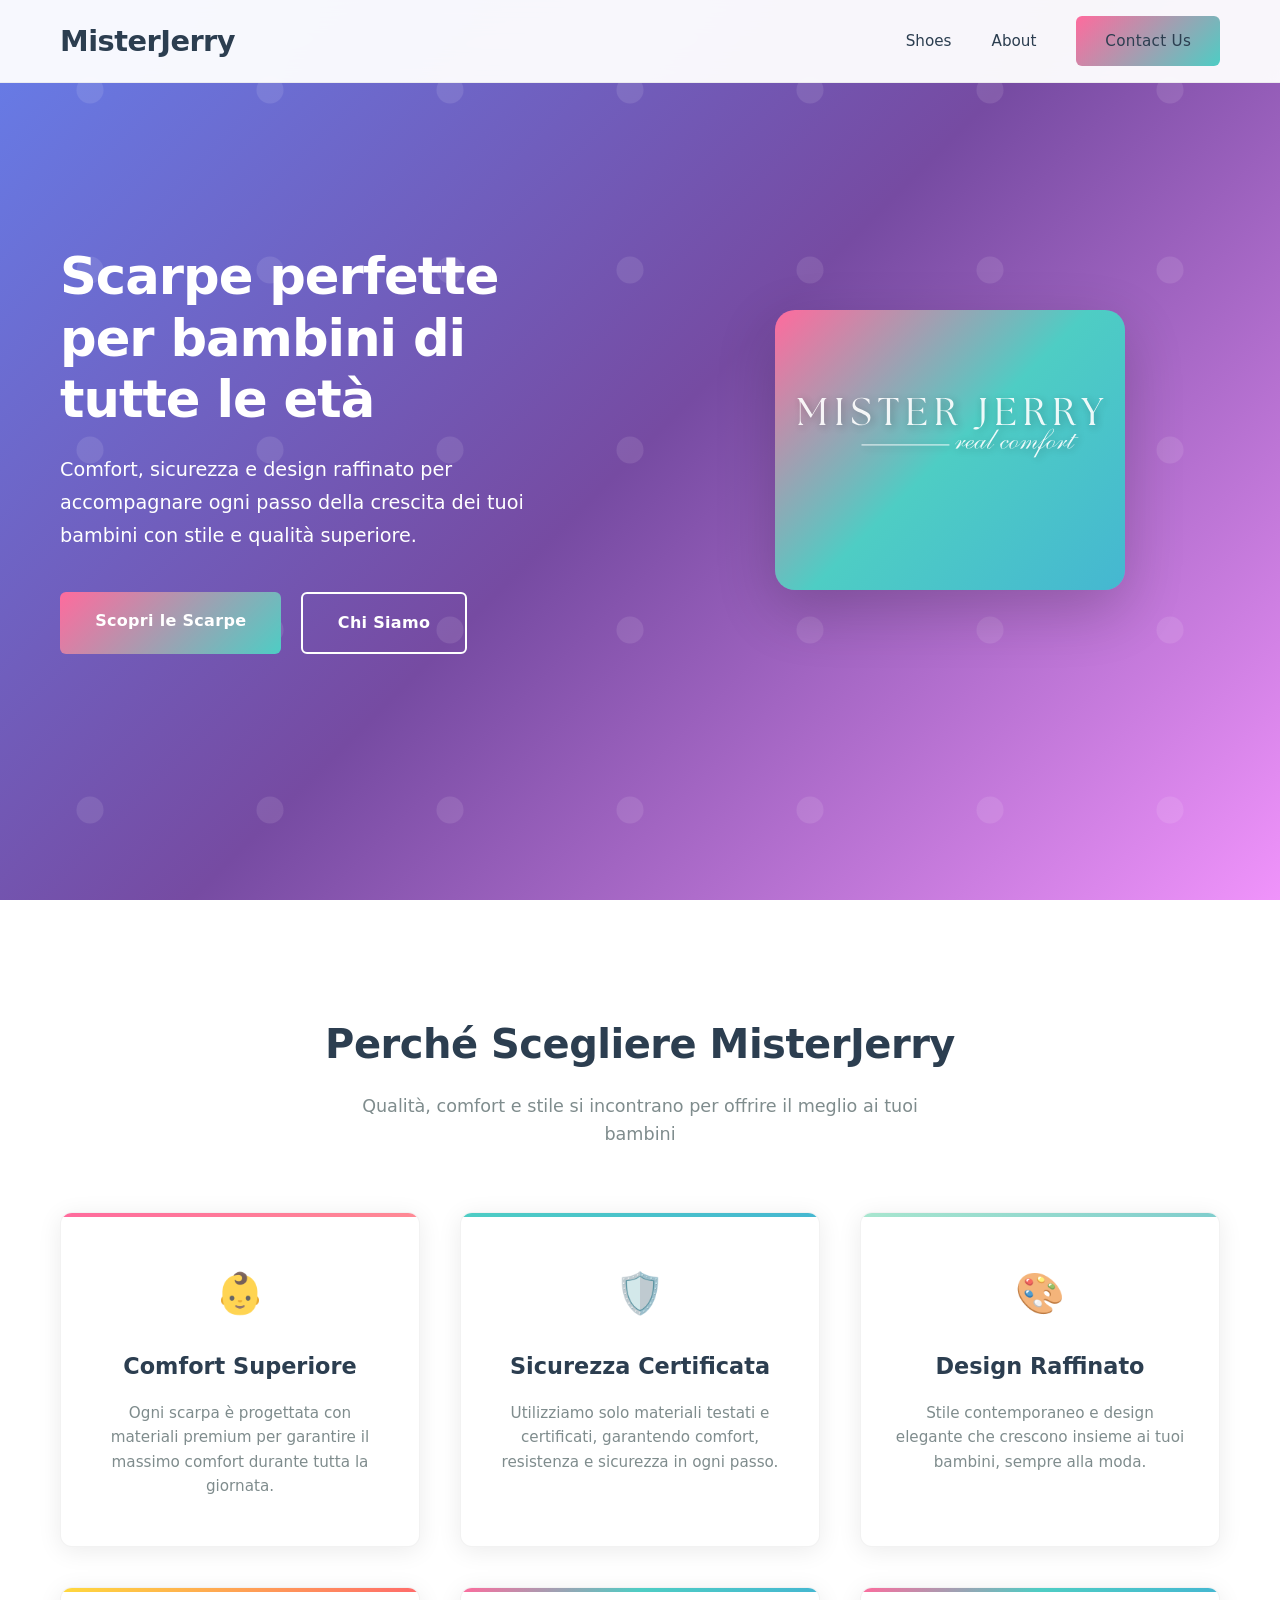
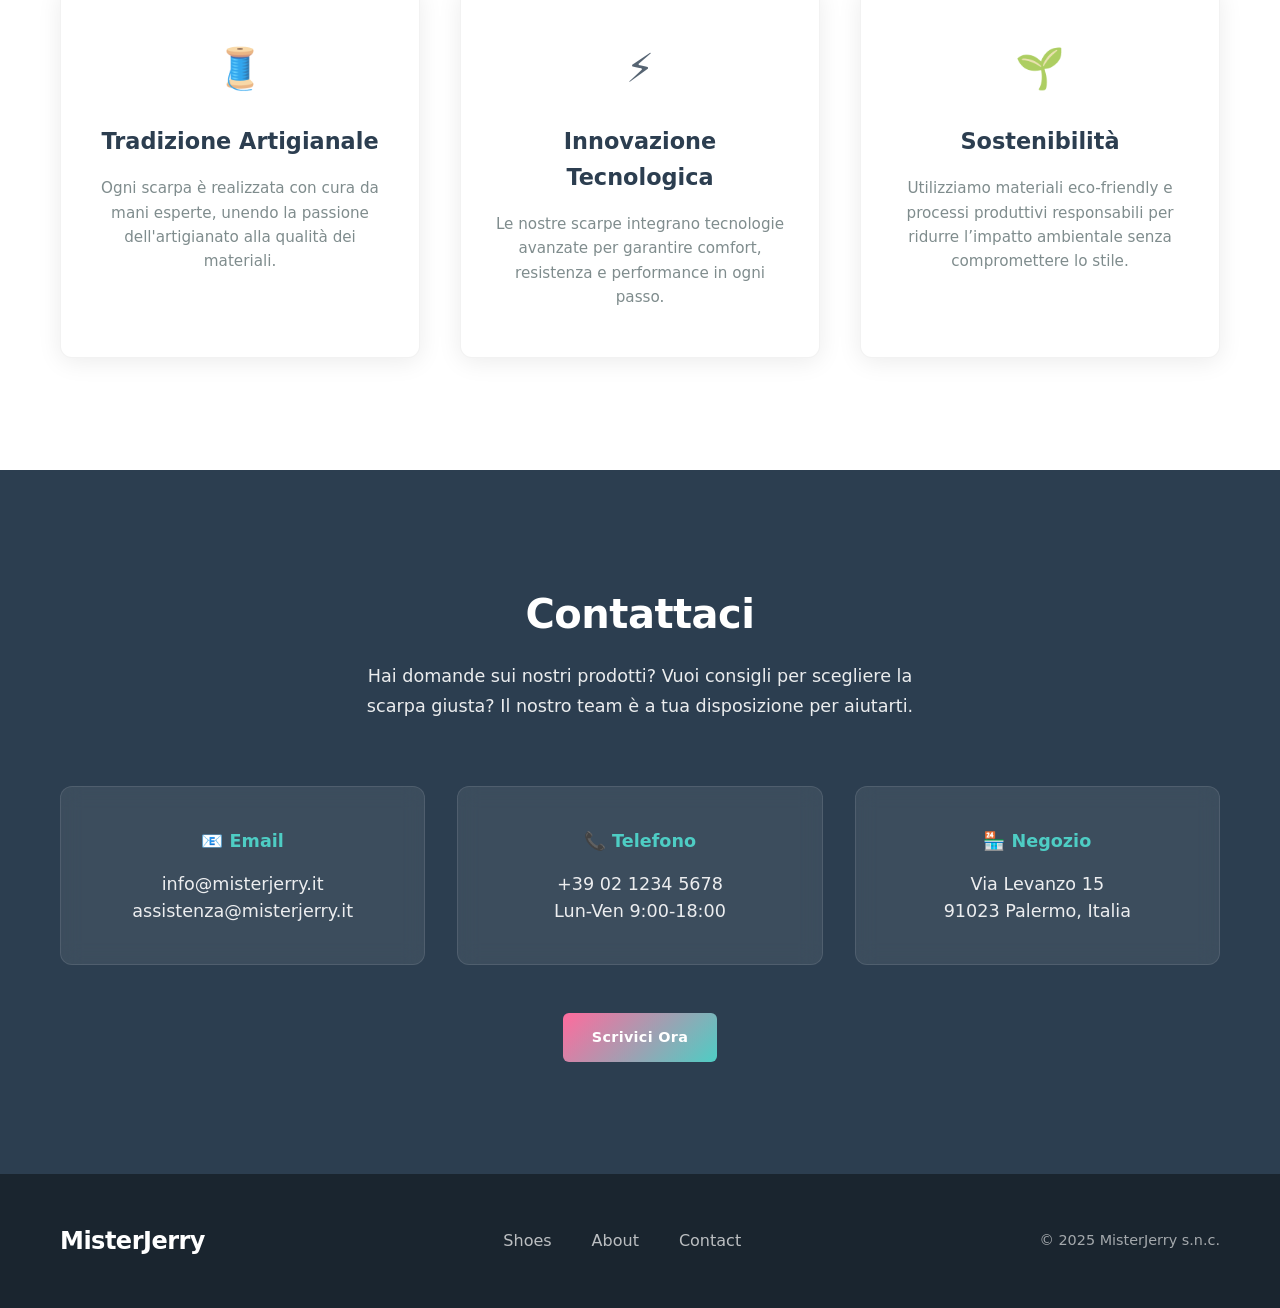
<file: index.html>
<!DOCTYPE html>
<html lang="it">

<head>
    <meta charset="UTF-8">
    <meta name="viewport" content="width=device-width, initial-scale=1.0">
    <title>MisterJerry</title>
    <link rel="stylesheet" href="css/indexStyle.css">
</head>

<body>
    <!-- Navigation -->
    <nav id="navbar">
        <div class="container">
            <div class="nav-container">
                <a href="#home" class="logo">MisterJerry</a>
                <ul class="nav-links">
                    <li><a href="html/shoes_page.html">Shoes</a></li>
                    <li><a href="html/about_us.html">About</a></li>
                    <li><a href="#contact" class="contact-btn">Contact Us</a></li>
                </ul>
            </div>
        </div>
    </nav>

    <!-- Hero Section -->
    <section id="home" class="hero">
        <div class="container">
            <div class="hero-content">
                <div class="hero-text">
                    <h1>Scarpe perfette per bambini di tutte le età</h1>
                    <p>Comfort, sicurezza e design raffinato per accompagnare ogni passo della crescita dei tuoi bambini
                        con stile e qualità superiore.</p>
                    <div class="hero-buttons">
                        <a href="html/shoes_page.html" class="btn-primary">Scopri le Scarpe</a>
                        <a href="html/about_us.html" class="btn-secondary">Chi Siamo</a>
                    </div>
                </div>
                <div class="hero-image">
                    <div class="hero-shoe"></div>
                </div>
            </div>
        </div>
    </section>

    <!-- Features Section -->
    <section class="features fade-in">
        <div class="container">
            <h2>Perché Scegliere MisterJerry</h2>
            <p class="features-subtitle">Qualità, comfort e stile si incontrano per offrire il meglio ai tuoi bambini
            </p>
            <div class="features-grid">
                <div class="feature-card">
                    <span class="feature-icon">👶</span>
                    <h3>Comfort Superiore</h3>
                    <p>Ogni scarpa è progettata con materiali premium per garantire il massimo comfort durante tutta la
                        giornata.</p>
                </div>
                <div class="feature-card">
                    <span class="feature-icon">🛡️</span>
                    <h3>Sicurezza Certificata</h3>
                    <p>Utilizziamo solo materiali testati e certificati, garantendo comfort, resistenza e sicurezza in
                        ogni passo.</p>
                </div>
                <div class="feature-card">
                    <span class="feature-icon">🎨</span>
                    <h3>Design Raffinato</h3>
                    <p>Stile contemporaneo e design elegante che crescono insieme ai tuoi bambini, sempre alla moda.</p>
                </div>
                <div class="feature-card">
                    <span class="feature-icon">🧵</span>
                    <h3>Tradizione Artigianale</h3>
                    <p>Ogni scarpa è realizzata con cura da mani esperte, unendo la passione dell'artigianato alla
                        qualità dei materiali.</p>
                </div>
                <div class="feature-card">
                    <span class="feature-icon">⚡</span>
                    <h3>Innovazione Tecnologica</h3>
                    <p>Le nostre scarpe integrano tecnologie avanzate per garantire comfort, resistenza e performance in
                        ogni passo.</p>
                </div>

                <div class="feature-card">
                    <span class="feature-icon">🌱</span>
                    <h3>Sostenibilità</h3>
                    <p>Utilizziamo materiali eco-friendly e processi produttivi responsabili per ridurre l’impatto
                        ambientale senza compromettere lo stile.</p>
                </div>

            </div>
        </div>
    </section>

    <!-- Contact Section -->
    <section id="contact" class="contact-section fade-in">
        <div class="container">
            <div class="contact-content">
                <h2>Contattaci</h2>
                <p>Hai domande sui nostri prodotti? Vuoi consigli per scegliere la scarpa giusta? Il nostro team è a tua
                    disposizione per aiutarti.</p>
                <div class="contact-info">
                    <div class="contact-item">
                        <h3>📧 Email</h3>
                        <p>info@misterjerry.it<br>assistenza@misterjerry.it</p>
                    </div>
                    <div class="contact-item">
                        <h3>📞 Telefono</h3>
                        <p>+39 02 1234 5678<br>Lun-Ven 9:00-18:00</p>
                    </div>
                    <div class="contact-item">
                        <h3>🏪 Negozio</h3>
                        <p>Via Levanzo 15<br>91023 Palermo, Italia</p>
                    </div>
                </div>
                <a href="mailto:info@misterjerry.it" class="contact-btn">Scrivici Ora</a>
            </div>
        </div>
    </section>

    <!-- Footer -->
    <footer>
        <div class="container">
            <div class="footer-content">
                <div class="logo">MisterJerry</div>
                <div class="footer-links">
                    <a href="#shoes">Shoes</a>
                    <a href="#about">About</a>
                    <a href="#contact">Contact</a>
                </div>
                <p>&copy; 2025 MisterJerry s.n.c.</p>
            </div>
        </div>
    </footer>

    <script>
        // Navbar scroll effect
        window.addEventListener('scroll', function () {
            const navbar = document.getElementById('navbar');
            if (window.scrollY > 50) {
                navbar.classList.add('scrolled');
            } else {
                navbar.classList.remove('scrolled');
            }
        });

        // Smooth scrolling for navigation links
        document.querySelectorAll('a[href^="#"]').forEach(anchor => {
            anchor.addEventListener('click', function (e) {
                e.preventDefault();
                const target = document.querySelector(this.getAttribute('href'));
                if (target) {
                    target.scrollIntoView({
                        behavior: 'smooth',
                        block: 'start'
                    });
                }
            });
        });

        // Intersection Observer for fade-in animations
        const observerOptions = {
            threshold: 0.1,
            rootMargin: '0px 0px -50px 0px'
        };

        const observer = new IntersectionObserver(function (entries) {
            entries.forEach(entry => {
                if (entry.isIntersecting) {
                    entry.target.classList.add('visible');
                }
            });
        }, observerOptions);

        // Observe all fade-in elements
        document.querySelectorAll('.fade-in').forEach(el => {
            observer.observe(el);
        });

        // Feature cards subtle animation on hover
        const featureCards = document.querySelectorAll('.feature-card');
        featureCards.forEach(card => {
            card.addEventListener('mouseenter', function () {
                const icon = this.querySelector('.feature-icon');
                icon.style.transform = 'scale(1.1)';
                icon.style.transition = 'all 0.3s ease';
            });

            card.addEventListener('mouseleave', function () {
                const icon = this.querySelector('.feature-icon');
                icon.style.transform = 'scale(1)';
            });
        });
    </script>

</body>

</html>
</file>
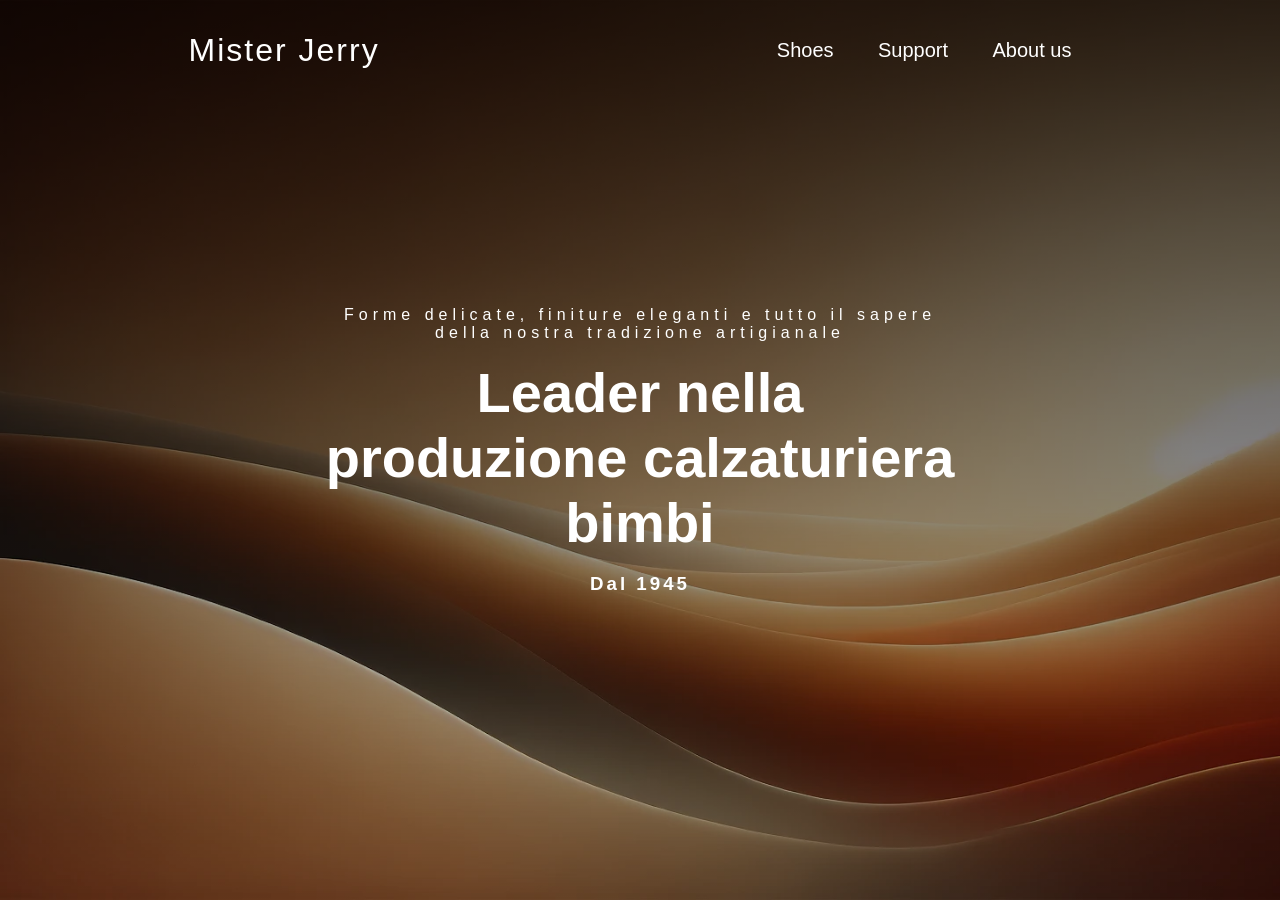
<file: MainFolder/index.html>
<!DOCTYPE html>
<html lang="it">

<head>
    <meta charset="UTF-8">
    <meta name="viewport" content="width=device-width, initial-scale=1.0">
    <title>Calzaturificio Mister Jerry</title>
    <link rel="stylesheet" href="style.css" />
</head>

<body>
<header>
    <nav>
        <div class="logo">
            Mister Jerry
        </div>
        <div class="menu">
            <a href="shoes_page.html">Shoes</a>
            <a href="support.html">Support</a>
            <a href="about_us.html">About us</a>
        </div>
    </nav>

    <section class="mid-txt">
        <span>Forme delicate, finiture eleganti e tutto il sapere della nostra tradizione artigianale </span>
        <br>
        <br>
        <h1>Leader nella produzione calzaturiera bimbi</h1>
        <br>
        <h3>Dal 1945</h3>
    </section>
</header>
</body>

</html>
</file>
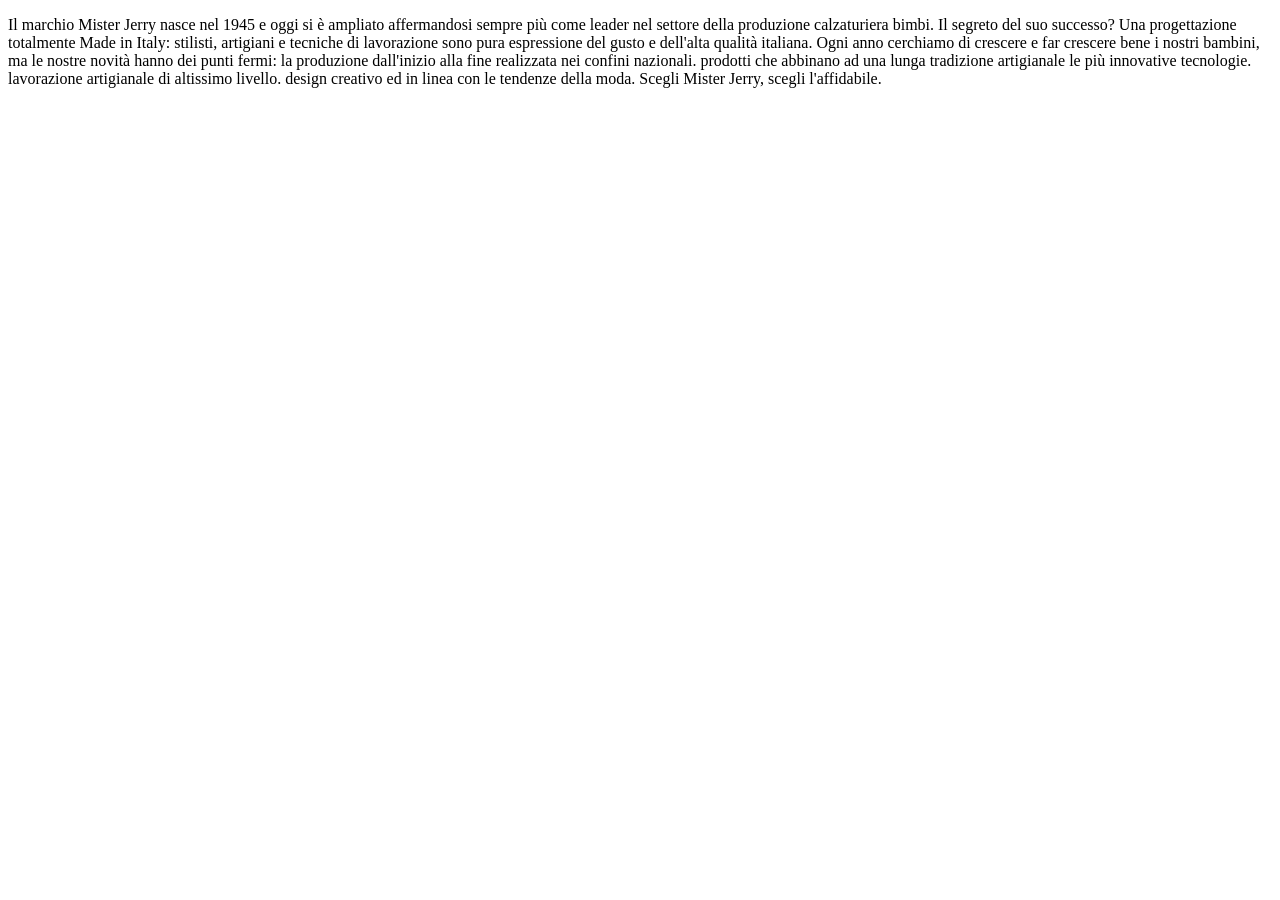
<file: about_us.html>
<!DOCTYPE html>
<html lang="en">
<head>
    <meta charset="UTF-8">
    <meta name="viewport" content="width=device-width, initial-scale=1.0">
    <title>Chi siamo</title>
</head>
<body>
    <p>Il marchio Mister Jerry nasce nel 1945 e oggi si è ampliato affermandosi sempre più come leader nel settore della produzione calzaturiera bimbi.

        Il segreto del suo successo?
        Una progettazione totalmente Made in Italy: stilisti, artigiani e tecniche di lavorazione sono pura espressione del gusto e dell'alta qualità italiana.
        
        Ogni anno cerchiamo di crescere e far crescere bene i nostri bambini, ma le nostre novità hanno dei punti fermi:
        la produzione dall'inizio alla fine realizzata nei confini nazionali.
        prodotti che abbinano ad una lunga tradizione artigianale le più innovative tecnologie.
        lavorazione artigianale di altissimo livello.
        design creativo ed in linea con le tendenze della moda.
        Scegli Mister Jerry, scegli l'affidabile.</p>
</body>
</html>
</file>
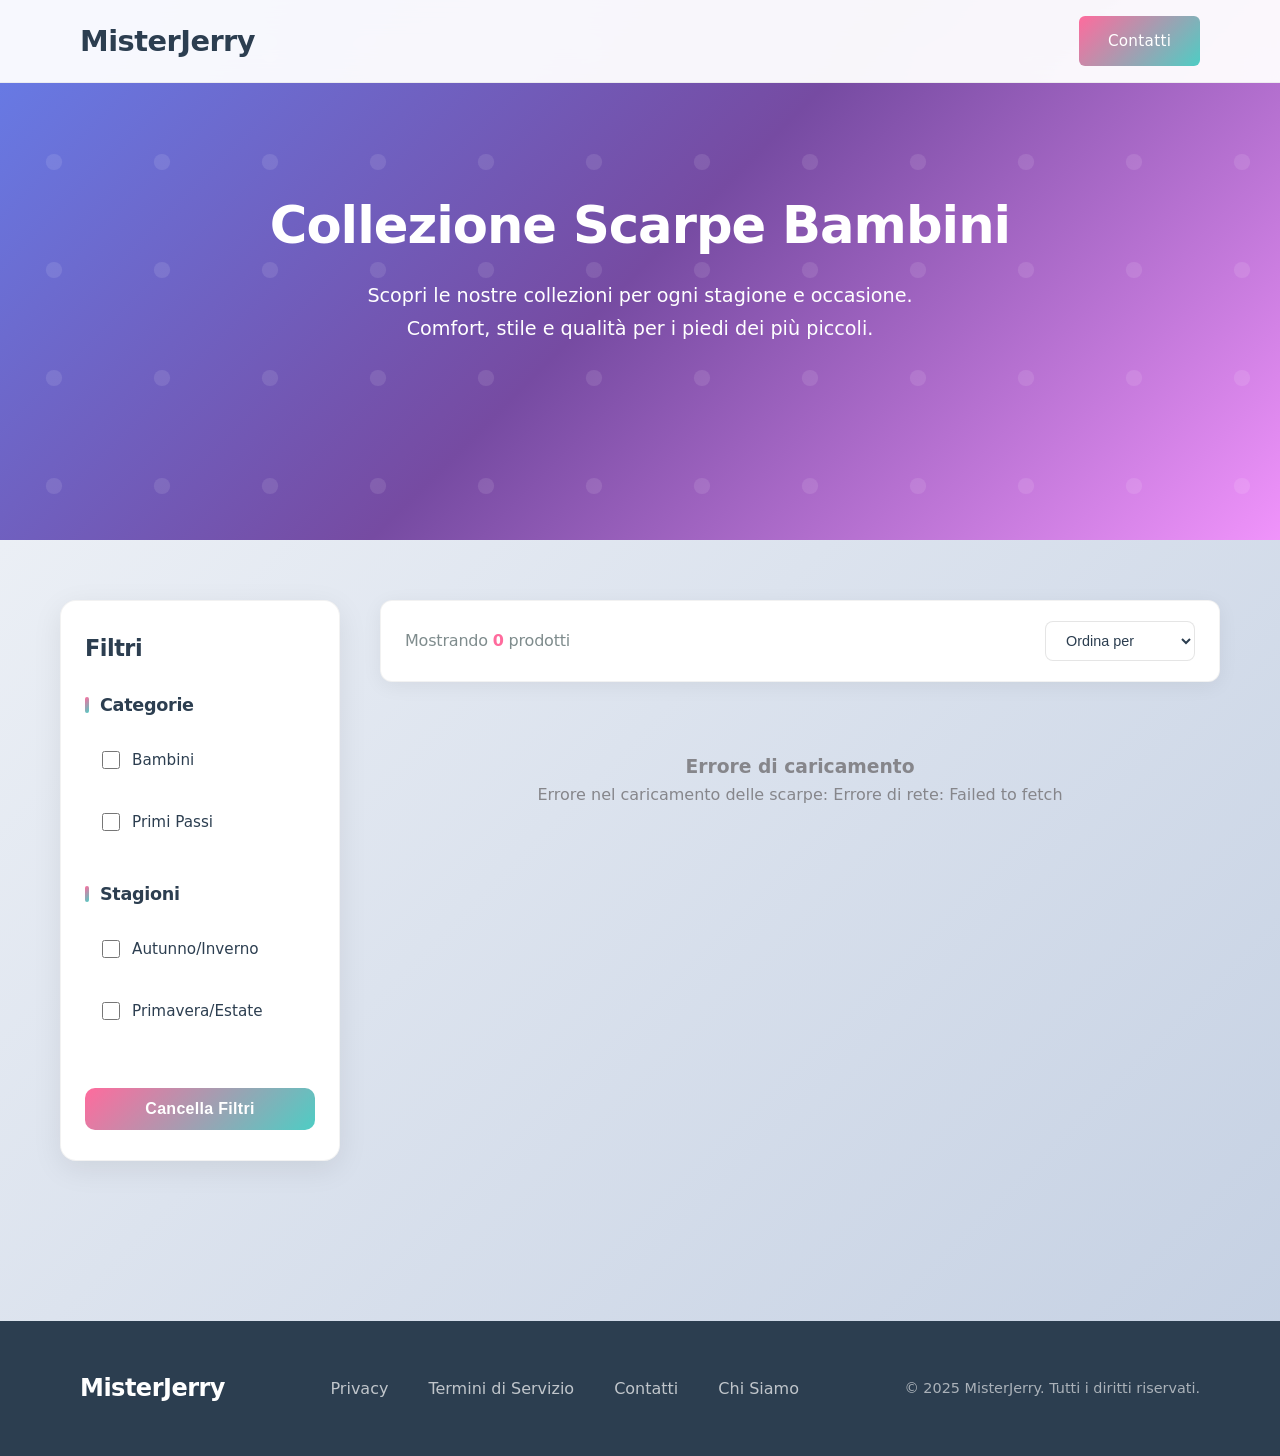
<file: html/shoes_page.html>
<!DOCTYPE html>
<html lang="it">

<head>
    <meta charset="UTF-8">
    <meta name="viewport" content="width=device-width, initial-scale=1.0">
    <title>Scarpe per Bambini - Collezione</title>
    <link rel="stylesheet" href="../css/shoesStyle.css">
</head>

<body>
    <!-- Navigation -->
    <nav>
        <div class="container">
            <div class="nav-container">
                <a href="../index.html" class="logo">MisterJerry</a>
                <ul class="nav-links">
                    <li><a href="../index.html#contact" class="contact-btn">Contatti</a></li>
                </ul>
            </div>
        </div>
    </nav>

    <!-- Hero Section -->
    <section class="hero">
        <div class="container">
            <div class="hero-content">
                <h1>Collezione Scarpe Bambini</h1>
                <p>Scopri le nostre collezioni per ogni stagione e occasione. Comfort, stile e qualità per i piedi dei
                    più piccoli.</p>
            </div>
        </div>
    </section>

    <!-- Loading Indicator -->
    <div id="loading-indicator" class="loading-indicator">
        <div class="loading-spinner"></div>
        <p>Caricamento scarpe...</p>
    </div>

    <!-- Main Layout -->
    <div class="main-layout">
        <!-- Sidebar Filters -->
        <aside class="sidebar">
            <h3>Filtri</h3>

            <div class="filter-group">
                <h4>Categorie</h4>
                <div class="filter-option">
                    <input type="checkbox" id="bambini" value="bambini">
                    <label for="bambini">Bambini</label>
                </div>
                <div class="filter-option">
                    <input type="checkbox" id="primi-passi" value="primi-passi">
                    <label for="primi-passi">Primi Passi</label>
                </div>
            </div>

            <div class="filter-group">
                <h4>Stagioni</h4>
                <div class="filter-option">
                    <input type="checkbox" id="autunno-inverno" value="autunno-inverno">
                    <label for="autunno-inverno">Autunno/Inverno</label>
                </div>
                <div class="filter-option">
                    <input type="checkbox" id="primavera-estate" value="primavera-estate">
                    <label for="primavera-estate">Primavera/Estate</label>
                </div>
            </div>

            <button class="clear-filters">Cancella Filtri</button>
        </aside>

        <!-- Content Area -->
        <main class="content-area">
            <div class="results-header">
                <span class="results-count">Mostrando <span id="count">0</span> prodotti</span>
                <select class="sort-select">
                    <option value="default">Ordina per</option>
                    <option value="code">Codice A-Z</option>
                    <option value="category">Categoria</option>
                    <option value="season">Stagione</option>
                </select>
            </div>

            <div class="products-grid" id="products-grid">
                <!-- Prodotti caricati dinamicamente -->
            </div>

            <div class="no-results hidden" id="no-results">
                <h3>Nessun prodotto trovato</h3>
                <p>Prova a modificare i filtri di ricerca</p>
            </div>
        </main>
    </div>

    <!-- Footer -->
    <footer>
        <div class="container">
            <div class="footer-content">
                <a href="#" class="logo">MisterJerry</a>
                <div class="footer-links">
                    <a href="#">Privacy</a>
                    <a href="#">Termini di Servizio</a>
                    <a href="../index.html#contact">Contatti</a>
                    <a href="about_us.html">Chi Siamo</a>
                </div>
                <p>&copy; 2025 MisterJerry. Tutti i diritti riservati.</p>
            </div>
        </div>
    </footer>

    <!-- Script API Client -->
    <script src="../script/shoes-api-client.js"></script>

    <!-- Script Principale -->
    <script>
        // Configurazione API
        const getApiConfig = () => {
            const hostname = window.location.hostname;
            return hostname === 'localhost' ? 'http://localhost:8080' : 'https://api.misterjerry.com';
        };

        // Inizializzo l'api
        const api = new ShoesApiClient(getApiConfig());
        let allShoes = [];
        let filteredShoes = [];

        // Avvio pagina
        document.addEventListener('DOMContentLoaded', function () {
            loadAllShoes();
            setupEventListeners();
        });

        // Carica tutte le scarpe con debugging
        async function loadAllShoes() {
            showLoading(true);
            try {
                console.log('Caricamento scarpe da API...');
                const shoes = await api.getAllShoes();
                console.log('Scarpe ricevute dall\'API:', shoes);
                console.log('Numero scarpe caricate:', shoes.length);

                allShoes = shoes;
                filteredShoes = [...shoes];

                // Debug dettagliato delle scarpe caricate
                if (shoes.length > 0) {
                    console.log('Prime 5 scarpe caricate:');
                    shoes.slice(0, 5).forEach((shoe, index) => {
                        console.log(`${index + 1}. Codice: "${shoe.codice}", Categoria: "${shoe.categoria}", Stagione: "${shoe.stagione}"`);
                    });

                    // Verifica categorie uniche
                    const uniqueCategories = [...new Set(shoes.map(s => s.categoria))];
                    const uniqueSeasons = [...new Set(shoes.map(s => s.stagione))];
                    console.log('Categorie presenti nel database:', uniqueCategories);
                    console.log('Stagioni presenti nel database:', uniqueSeasons);
                } else {
                    console.warn('Nessuna scarpa ricevuta dall\'API!');
                }

                displayShoes(filteredShoes);
                updateCount(filteredShoes.length);
            } catch (error) {
                console.error('Errore caricamento scarpe:', error);
                showError('Errore nel caricamento delle scarpe: ' + error.message);
            } finally {
                showLoading(false);
            }
        }

        // Setup event listeners
        function setupEventListeners() {
            document.querySelectorAll('.filter-option input').forEach(checkbox => {
                checkbox.addEventListener('change', applyFilters);
            });

            document.querySelector('.clear-filters').addEventListener('click', clearFilters);

            document.querySelector('.sort-select').addEventListener('change', function () {
                if (this.value !== 'default') {
                    sortShoes(this.value);
                } else {
                    displayShoes(filteredShoes);
                }
            });
        }

        //Sistema di filtraggio
        // Sistema di filtraggio robusto (sostituire la funzione applyFilters esistente con questa)
        function applyFilters() {
            console.log('--- INIZIO FILTRAGGIO ---');

            // prendi i valori raw dei checkbox (lascia la normalizzazione ai token)
            const selectedCategories = Array.from(document.querySelectorAll('#bambini, #primi-passi'))
                .filter(cb => cb.checked)
                .map(cb => cb.value);

            const selectedSeasons = Array.from(document.querySelectorAll('#autunno-inverno, #primavera-estate'))
                .filter(cb => cb.checked)
                .map(cb => cb.value);

            console.log('Filtri selezionati raw:', { selectedCategories, selectedSeasons });

            // helper: converte una stringa/array in token canonici (es. "Primi Passi" => ["primi","passi"])
            function getTokens(value) {
                if (!value) return [];
                if (Array.isArray(value)) value = value.join(' ');
                return value.toString()
                    .toLowerCase()
                    .replace(/[^a-z0-9]+/g, ' ') // sostituisce tutto ciò che non è alfanumerico con spazio
                    .trim()
                    .split(/\s+/)
                    .filter(Boolean);
            }

            filteredShoes = allShoes.filter(shoe => {
                const shoeCatTokens = getTokens(shoe.categoria);
                const shoeSeasonTokens = getTokens(shoe.stagione);

                // categoria: true se non ho filtri categoria, o se la scarpa matcha almeno uno dei checkbox selezionati
                const categoryMatch = selectedCategories.length === 0 ||
                    selectedCategories.some(sel => {
                        const selTokens = getTokens(sel);
                        // ogni token del filtro deve essere presente nei token della scarpa
                        return selTokens.every(t => shoeCatTokens.includes(t));
                    });

                // stagione: stessa logica delle categorie
                const seasonMatch = selectedSeasons.length === 0 ||
                    selectedSeasons.some(sel => {
                        const selTokens = getTokens(sel);
                        return selTokens.every(t => shoeSeasonTokens.includes(t));
                    });

                // logging diagnostico (toglie o commenta se troppo verboso)
                console.log(`${shoe.codice || '[no-code]'} => cat:[${shoeCatTokens.join(',')}] stag:[${shoeSeasonTokens.join(',')}] => categoryMatch=${categoryMatch}, seasonMatch=${seasonMatch}`);

                return categoryMatch && seasonMatch;
            });

            console.log(`Scarpe filtrate: ${filteredShoes.length}`);
            displayShoes(filteredShoes);
            updateCount(filteredShoes.length);
            console.log('--- FINE FILTRAGGIO ---');
        }




        // Visualizza scarpe
        function displayShoes(shoes) {
            const grid = document.getElementById('products-grid');
            const noResults = document.getElementById('no-results');

            if (shoes.length === 0) {
                grid.style.display = 'none';
                noResults.classList.remove('hidden');
                return;
            }

            noResults.classList.add('hidden');
            grid.style.display = 'grid';

            grid.innerHTML = shoes.map(shoe => `
                <div class="product-card">
                    <div class="product-image">
                        ${shoe.immagine_principale ?
                    `<img src="${api.getImageUrl(shoe.immagine_principale)}" 
                                 alt="${shoe.codice}" 
                                 loading="lazy"
                                 onerror="this.parentElement.innerHTML='<span>Nessuna immagine</span>'">` :
                    '<span>Nessuna immagine</span>'
                }
                    </div>
                    <div class="product-info">
                        <h3 class="product-title">${shoe.codice || 'Codice non disponibile'}</h3>
                        <p class="product-category">${api.getCategoryLabel(shoe.categoria)}</p>
                        <span class="product-season ${getSeasonClass(shoe.stagione)}">${api.getSeasonLabel(shoe.stagione)}</span>
                    </div>
                </div>
            `).join('');
        }

        // Utility functions
        function getSeasonClass(season) {
            const classes = {
                'autunno-inverno': 'autumn-winter',
                'primavera-estate': 'spring-summer'
            };
            return classes[season] || '';
        }

        function clearFilters() {
            document.querySelectorAll('.filter-option input').forEach(cb => cb.checked = false);
            document.querySelector('.sort-select').value = 'default';
            filteredShoes = [...allShoes];
            displayShoes(filteredShoes);
            updateCount(filteredShoes.length);
        }

        function sortShoes(sortBy) {
            const sorted = [...filteredShoes].sort((a, b) => {
                switch (sortBy) {
                    case 'code': return (a.codice || '').localeCompare(b.codice || '');
                    case 'category': return (a.categoria || '').localeCompare(b.categoria || '');
                    case 'season': return (a.stagione || '').localeCompare(b.stagione || '');
                    default: return 0;
                }
            });
            displayShoes(sorted);
        }

        function showLoading(show) {
            const loading = document.getElementById('loading-indicator');
            loading.style.display = show ? 'block' : 'none';
        }

        function showError(message) {
            console.error(message);
            const grid = document.getElementById('products-grid');
            grid.innerHTML = `
                <div style="grid-column: 1/-1; text-align: center; padding: 40px; color: #86868b;">
                    <h3>Errore di caricamento</h3>
                    <p>${message}</p>
                </div>
            `;
        }

        function updateCount(count) {
            document.getElementById('count').textContent = count;
        }

        // Funzione di test per debugging (chiama dalla console del browser)
        window.debugFilters = function () {
            console.log('=== DEBUG FILTRI ===');
            console.log('Scarpe totali caricate:', allShoes.length);
            console.log('Scarpe attualmente filtrate:', filteredShoes.length);

            console.log('\nCategorie nei dati:');
            const categories = [...new Set(allShoes.map(s => s.categoria))];
            categories.forEach(cat => {
                const count = allShoes.filter(s => s.categoria === cat).length;
                console.log(`- "${cat}": ${count} scarpe`);
            });

            console.log('\nStagioni nei dati:');
            const seasons = [...new Set(allShoes.map(s => s.stagione))];
            seasons.forEach(season => {
                const count = allShoes.filter(s => s.stagione === season).length;
                console.log(`- "${season}": ${count} scarpe`);
            });

            console.log('\nStato checkbox:');
            document.querySelectorAll('input[type="checkbox"]').forEach(cb => {
                console.log(`- ${cb.id} (${cb.value}): ${cb.checked ? 'selezionato' : 'non selezionato'}`);
            });
        };

        // Funzione per testare filtro specifico
        window.testFilter = function (categoria, stagione) {
            console.log(`=== TEST FILTRO: categoria="${categoria}", stagione="${stagione}" ===`);

            const matches = allShoes.filter(shoe => {
                let categoryMatch = !categoria || shoe.categoria === categoria;
                let seasonMatch = !stagione || shoe.stagione === stagione;
                return categoryMatch && seasonMatch;
            });

            console.log(`Risultati trovati: ${matches.length}`);
            matches.forEach(shoe => {
                console.log(`- ${shoe.codice}: categoria="${shoe.categoria}", stagione="${shoe.stagione}"`);
            });
        };
    </script>

    <style>
        .loading-indicator {
            display: none;
            text-align: center;
            padding: 40px;
            color: #86868b;
        }

        .loading-spinner {
            width: 40px;
            height: 40px;
            border: 3px solid #f5f5f7;
            border-top: 3px solid #0071e3;
            border-radius: 50%;
            animation: spin 1s linear infinite;
            margin: 0 auto 20px;
        }

        @keyframes spin {
            0% {
                transform: rotate(0deg);
            }

            100% {
                transform: rotate(360deg);
            }
        }

        .hidden {
            display: none !important;
        }

        .product-image img {
            width: 100%;
            height: 100%;
            object-fit: contain;
            padding: 10px;
        }

        .product-image span {
            color: #86868b;
            font-size: 14px;
        }
    </style>
</body>

</html>
</file>
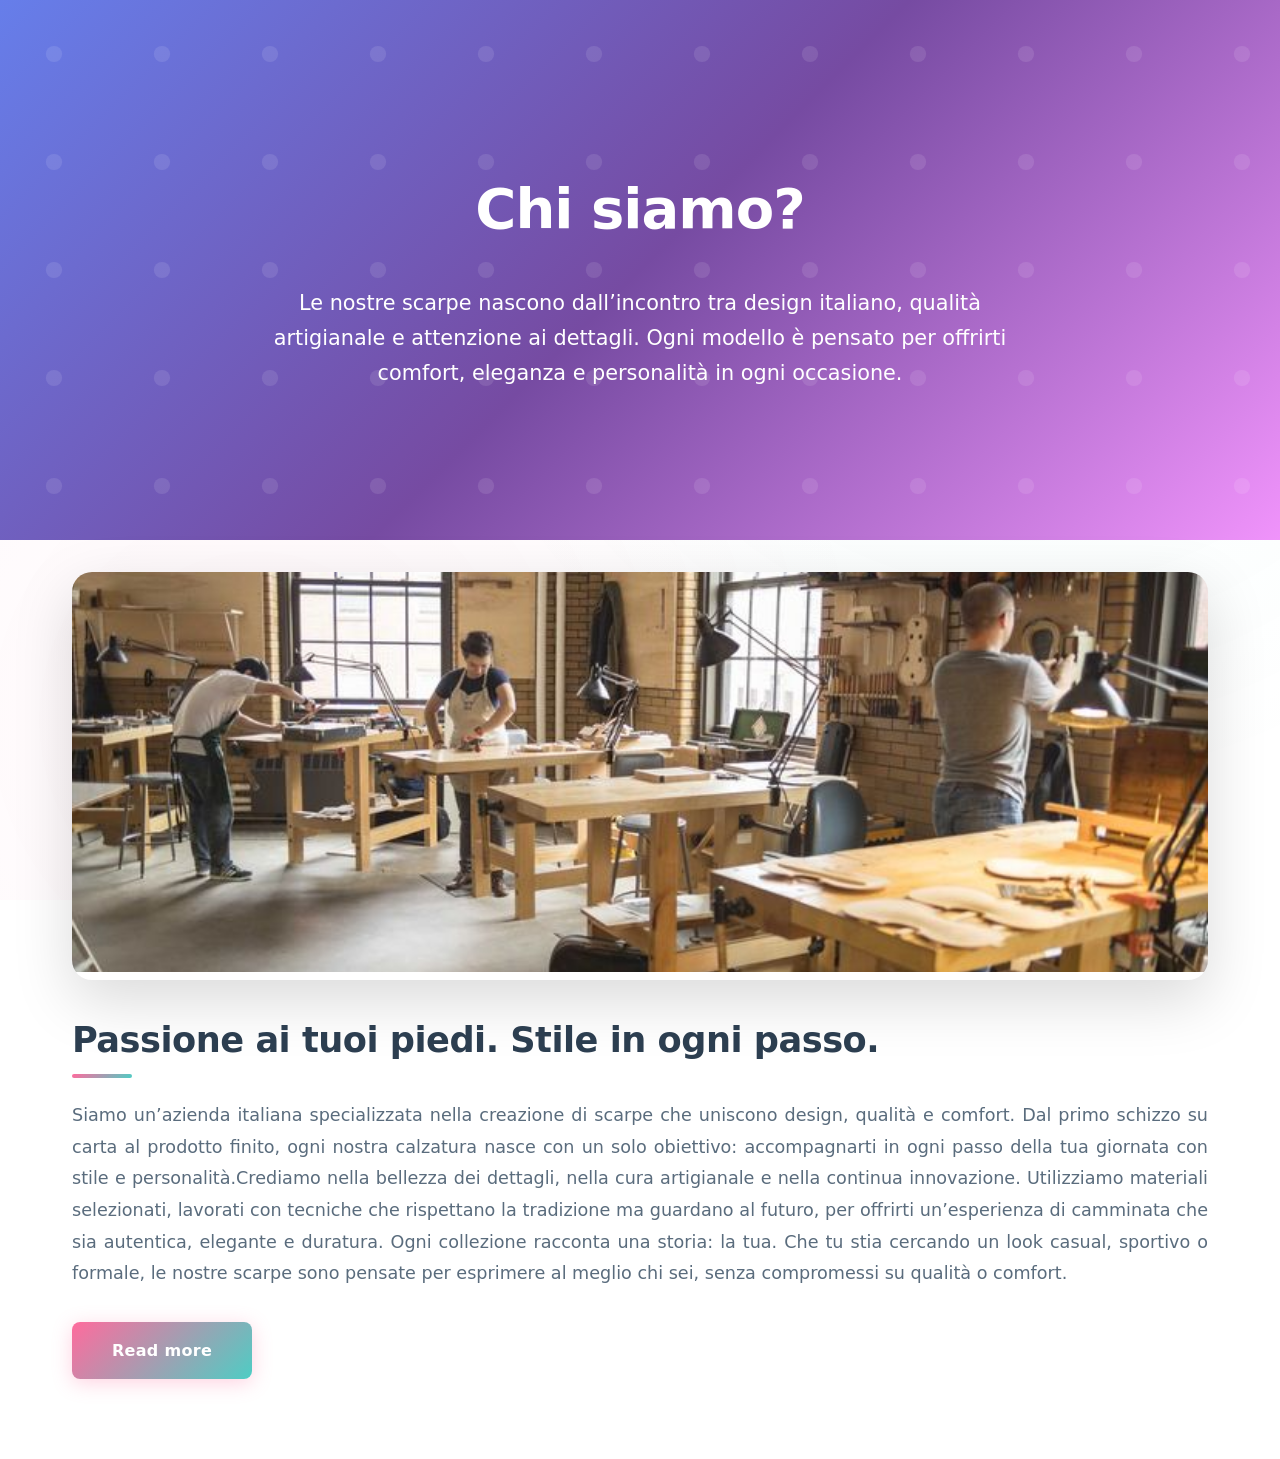
<file: pages/about_us.html>
<!DOCTYPE html>
<html lang="it">
<head>
  <meta charset="UTF-8">
  <title>Chi siamo</title>
  <meta name="viewport" content="width=device-width, initial-scale=1.0">
  <link rel="stylesheet" href="../css/aboutStyle.css">
</head>
<body>
  <div class="heading">
    <h1>Chi siamo?</h1>
    <p>Le nostre scarpe nascono dall’incontro tra design italiano, qualità artigianale e attenzione ai dettagli. 
       Ogni modello è pensato per offrirti comfort, eleganza e personalità in ogni occasione.</p>
  </div>
  <div class="container">
    <section>
      <div class="about-image">
        <img src="../img/North Bennet Street School.jpeg" alt="image-about">
      </div>
      <div class="content">
        <h3>Passione ai tuoi piedi. Stile in ogni passo.</h3>
        <p>Siamo un’azienda italiana specializzata nella creazione di scarpe che uniscono design, qualità e comfort. Dal primo schizzo su carta al prodotto finito, 
           ogni nostra calzatura nasce con un solo obiettivo: accompagnarti in ogni passo della tua giornata con stile e personalità.Crediamo nella bellezza dei dettagli, 
           nella cura artigianale e nella continua innovazione. Utilizziamo materiali selezionati, lavorati con tecniche che rispettano la tradizione ma guardano al futuro, 
           per offrirti un’esperienza di camminata che sia autentica, elegante e duratura. Ogni collezione racconta una storia: la tua. Che tu stia cercando un look casual, 
           sportivo o formale, le nostre scarpe sono pensate per esprimere al meglio chi sei, senza compromessi su qualità o comfort.</p>
           <div class="button">
            <a href="">Read more</a>
           </div>
           <div class="social">

           </div>
      </div>
    </section>
  </div>
</body>
</html>
</file>
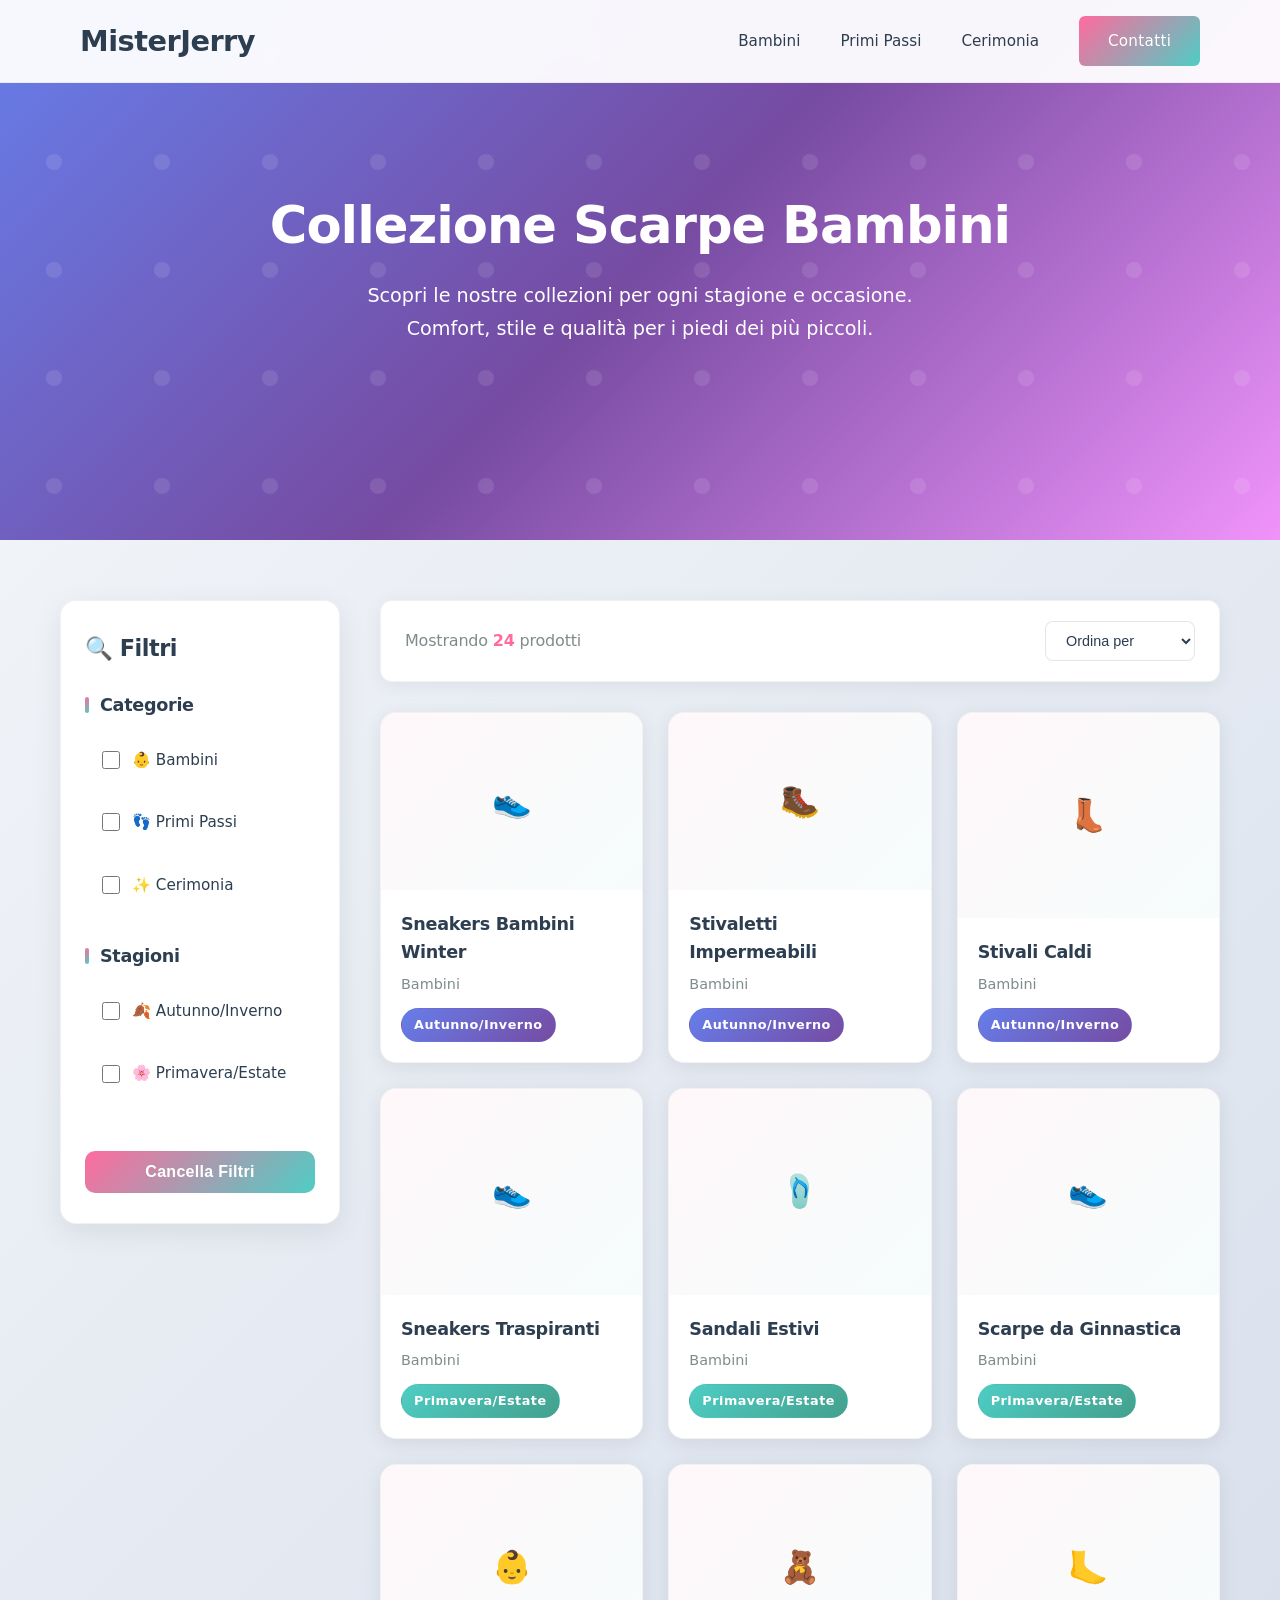
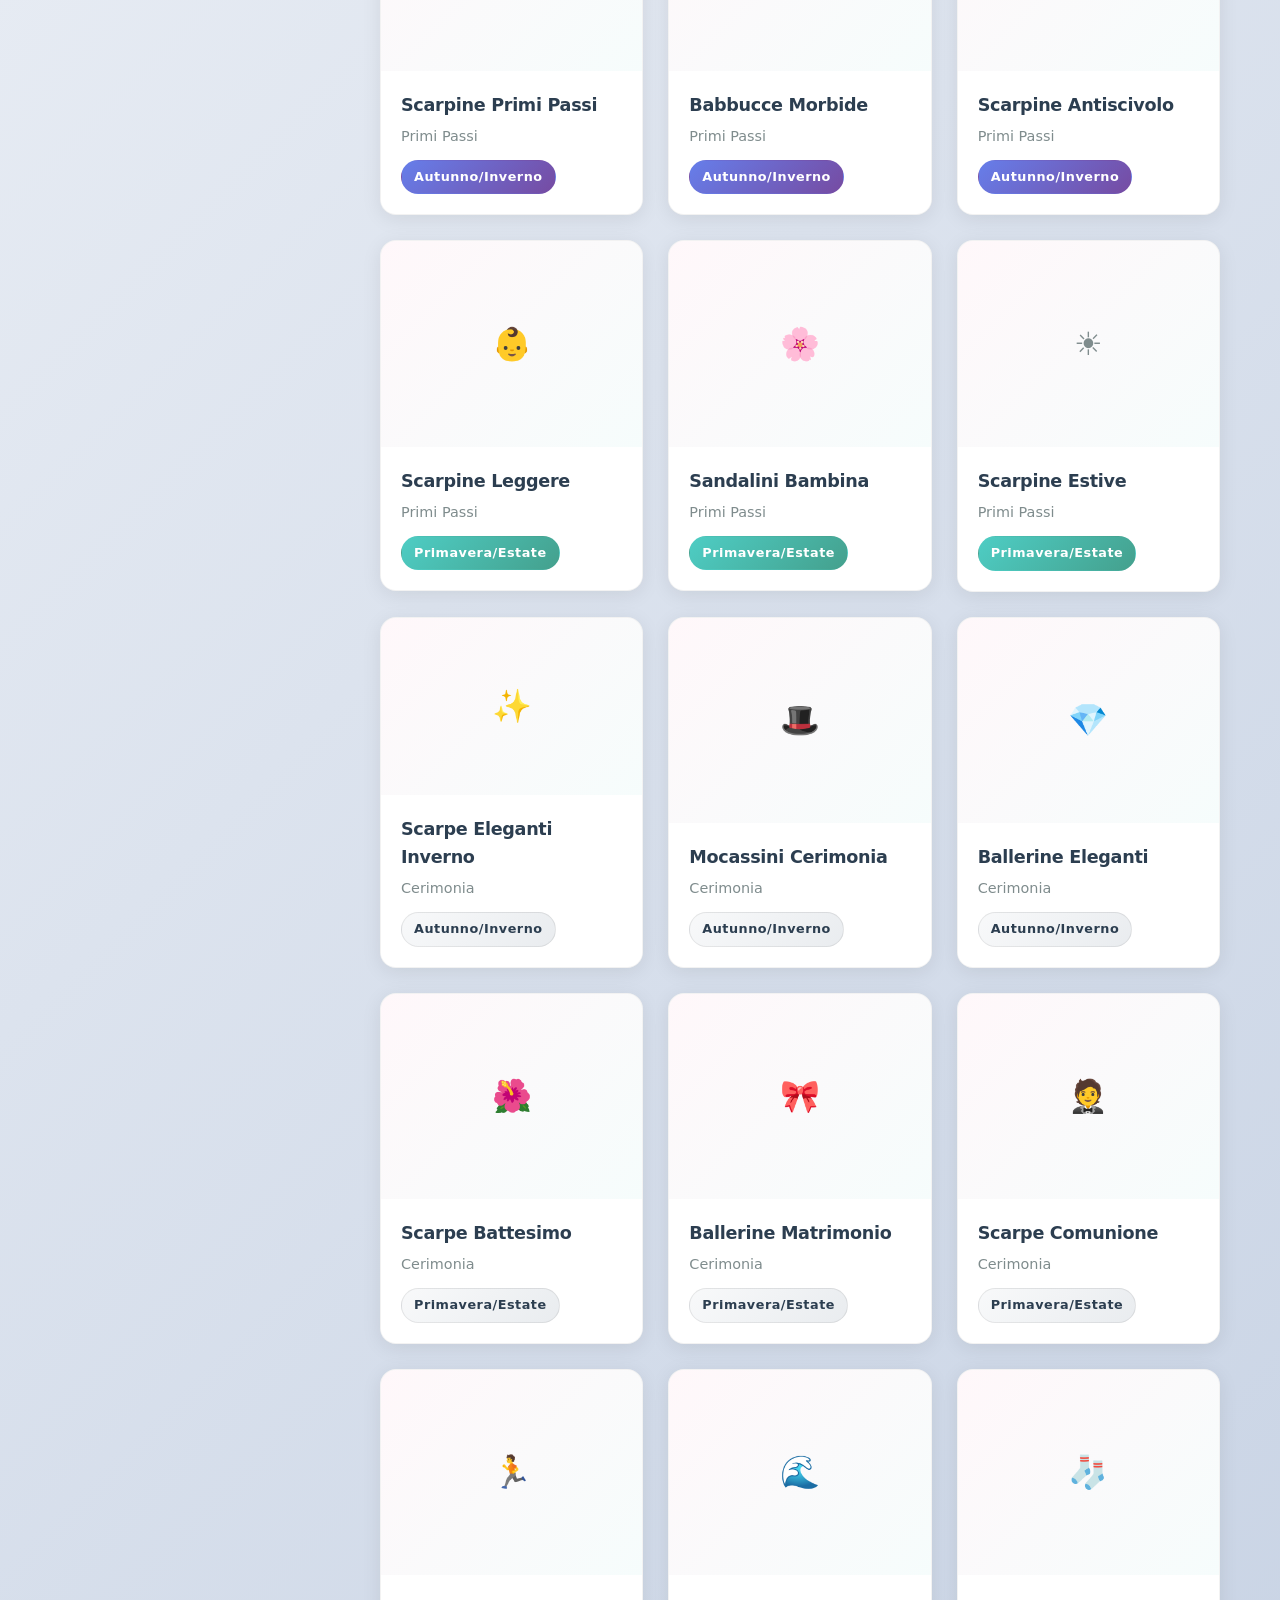
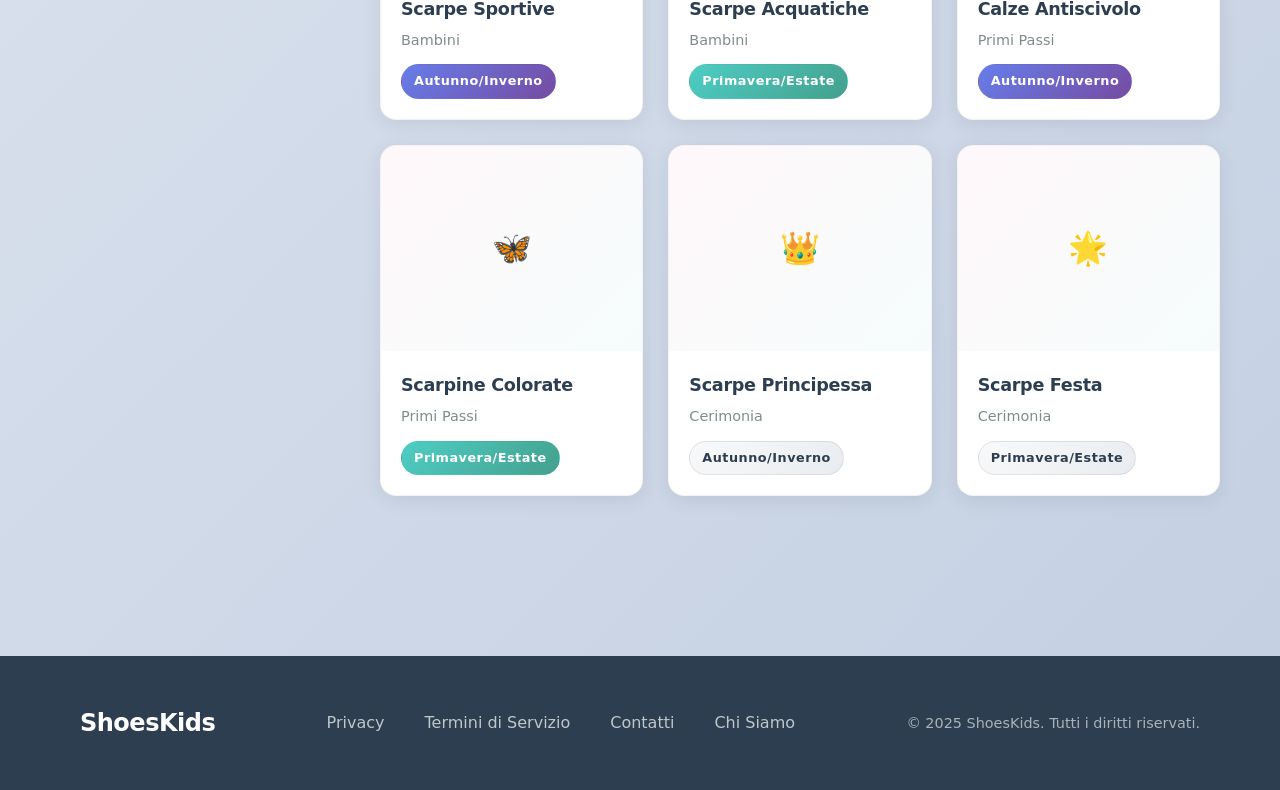
<file: pages/shoes_page.html>
<!DOCTYPE html>
<html lang="it">
<head>
    <meta charset="UTF-8">
    <meta name="viewport" content="width=device-width, initial-scale=1.0">
    <title>Scarpe per Bambini - Collezione</title>
    <link rel="stylesheet" href="../css/shoesStyle.css">
    
</head>
<body>
    <!-- Navigation -->
    <nav>
        <div class="container">
            <div class="nav-container">
                <a href="#" class="logo">MisterJerry</a>
                <ul class="nav-links">
                    <li><a href="#bambini">Bambini</a></li>
                    <li><a href="#primi-passi">Primi Passi</a></li>
                    <li><a href="#cerimonia">Cerimonia</a></li>
                    <li><a href="#" class="contact-btn">Contatti</a></li>
                </ul>
                <div class="mobile-menu">
                    <span></span>
                    <span></span>
                    <span></span>
                </div>
            </div>
        </div>
    </nav>

    <!-- Hero Section -->
    <section class="hero">
        <div class="container">
            <div class="hero-content">
                <h1>Collezione Scarpe Bambini</h1>
                <p>Scopri le nostre collezioni per ogni stagione e occasione. Comfort, stile e qualità per i piedi dei più piccoli.</p>
            </div>
        </div>
    </section>

    <!-- Main Layout -->
    <div class="main-layout">
        <!-- Sidebar Filters -->
        <aside class="sidebar">
            <h3>🔍 Filtri</h3>
            
            <div class="filter-group">
                <h4>Categorie</h4>
                <div class="filter-option">
                    <input type="checkbox" id="bambini" value="bambini">
                    <label for="bambini">👶 Bambini</label>
                </div>
                <div class="filter-option">
                    <input type="checkbox" id="primi-passi" value="primi-passi">
                    <label for="primi-passi">👣 Primi Passi</label>
                </div>
                <div class="filter-option">
                    <input type="checkbox" id="cerimonia" value="cerimonia">
                    <label for="cerimonia">✨ Cerimonia</label>
                </div>
            </div>

            <div class="filter-group">
                <h4>Stagioni</h4>
                <div class="filter-option">
                    <input type="checkbox" id="autunno-inverno" value="autunno-inverno">
                    <label for="autunno-inverno">🍂 Autunno/Inverno</label>
                </div>
                <div class="filter-option">
                    <input type="checkbox" id="primavera-estate" value="primavera-estate">
                    <label for="primavera-estate">🌸 Primavera/Estate</label>
                </div>
            </div>

            <button class="clear-filters">Cancella Filtri</button>
        </aside>

        <!-- Content Area -->
        <main class="content-area">
            <div class="results-header">
                <span class="results-count">Mostrando <span id="count">24</span> prodotti</span>
                <select class="sort-select">
                    <option value="default">Ordina per</option>
                    <option value="name">Nome A-Z</option>
                    <option value="category">Categoria</option>
                    <option value="season">Stagione</option>
                </select>
            </div>

            <div class="products-grid" id="products-grid">
                <!-- Prodotti Bambini Autunno/Inverno -->
                <div class="product-card" data-category="bambini" data-season="autunno-inverno">
                    <div class="product-image">👟</div>
                    <div class="product-info">
                        <h3 class="product-title">Sneakers Bambini Winter</h3>
                        <p class="product-category">Bambini</p>
                        <span class="product-season autumn-winter">Autunno/Inverno</span>
                    </div>
                </div>

                <div class="product-card" data-category="bambini" data-season="autunno-inverno">
                    <div class="product-image">🥾</div>
                    <div class="product-info">
                        <h3 class="product-title">Stivaletti Impermeabili</h3>
                        <p class="product-category">Bambini</p>
                        <span class="product-season autumn-winter">Autunno/Inverno</span>
                    </div>
                </div>

                <div class="product-card" data-category="bambini" data-season="autunno-inverno">
                    <div class="product-image">👢</div>
                    <div class="product-info">
                        <h3 class="product-title">Stivali Caldi</h3>
                        <p class="product-category">Bambini</p>
                        <span class="product-season autumn-winter">Autunno/Inverno</span>
                    </div>
                </div>

                <!-- Prodotti Bambini Primavera/Estate -->
                <div class="product-card" data-category="bambini" data-season="primavera-estate">
                    <div class="product-image">👟</div>
                    <div class="product-info">
                        <h3 class="product-title">Sneakers Traspiranti</h3>
                        <p class="product-category">Bambini</p>
                        <span class="product-season spring-summer">Primavera/Estate</span>
                    </div>
                </div>

                <div class="product-card" data-category="bambini" data-season="primavera-estate">
                    <div class="product-image">🩴</div>
                    <div class="product-info">
                        <h3 class="product-title">Sandali Estivi</h3>
                        <p class="product-category">Bambini</p>
                        <span class="product-season spring-summer">Primavera/Estate</span>
                    </div>
                </div>

                <div class="product-card" data-category="bambini" data-season="primavera-estate">
                    <div class="product-image">👟</div>
                    <div class="product-info">
                        <h3 class="product-title">Scarpe da Ginnastica</h3>
                        <p class="product-category">Bambini</p>
                        <span class="product-season spring-summer">Primavera/Estate</span>
                    </div>
                </div>

                <!-- Prodotti Primi Passi Autunno/Inverno -->
                <div class="product-card" data-category="primi-passi" data-season="autunno-inverno">
                    <div class="product-image">👶</div>
                    <div class="product-info">
                        <h3 class="product-title">Scarpine Primi Passi</h3>
                        <p class="product-category">Primi Passi</p>
                        <span class="product-season autumn-winter">Autunno/Inverno</span>
                    </div>
                </div>

                <div class="product-card" data-category="primi-passi" data-season="autunno-inverno">
                    <div class="product-image">🧸</div>
                    <div class="product-info">
                        <h3 class="product-title">Babbucce Morbide</h3>
                        <p class="product-category">Primi Passi</p>
                        <span class="product-season autumn-winter">Autunno/Inverno</span>
                    </div>
                </div>

                <div class="product-card" data-category="primi-passi" data-season="autunno-inverno">
                    <div class="product-image">🦶</div>
                    <div class="product-info">
                        <h3 class="product-title">Scarpine Antiscivolo</h3>
                        <p class="product-category">Primi Passi</p>
                        <span class="product-season autumn-winter">Autunno/Inverno</span>
                    </div>
                </div>

                <!-- Prodotti Primi Passi Primavera/Estate -->
                <div class="product-card" data-category="primi-passi" data-season="primavera-estate">
                    <div class="product-image">👶</div>
                    <div class="product-info">
                        <h3 class="product-title">Scarpine Leggere</h3>
                        <p class="product-category">Primi Passi</p>
                        <span class="product-season spring-summer">Primavera/Estate</span>
                    </div>
                </div>

                <div class="product-card" data-category="primi-passi" data-season="primavera-estate">
                    <div class="product-image">🌸</div>
                    <div class="product-info">
                        <h3 class="product-title">Sandalini Bambina</h3>
                        <p class="product-category">Primi Passi</p>
                        <span class="product-season spring-summer">Primavera/Estate</span>
                    </div>
                </div>

                <div class="product-card" data-category="primi-passi" data-season="primavera-estate">
                    <div class="product-image">☀️</div>
                    <div class="product-info">
                        <h3 class="product-title">Scarpine Estive</h3>
                        <p class="product-category">Primi Passi</p>
                        <span class="product-season spring-summer">Primavera/Estate</span>
                    </div>
                </div>

                <!-- Prodotti Cerimonia Autunno/Inverno -->
                <div class="product-card" data-category="cerimonia" data-season="autunno-inverno">
                    <div class="product-image">✨</div>
                    <div class="product-info">
                        <h3 class="product-title">Scarpe Eleganti Inverno</h3>
                        <p class="product-category">Cerimonia</p>
                        <span class="product-season ceremony">Autunno/Inverno</span>
                    </div>
                </div>

                <div class="product-card" data-category="cerimonia" data-season="autunno-inverno">
                    <div class="product-image">🎩</div>
                    <div class="product-info">
                        <h3 class="product-title">Mocassini Cerimonia</h3>
                        <p class="product-category">Cerimonia</p>
                        <span class="product-season ceremony">Autunno/Inverno</span>
                    </div>
                </div>

                <div class="product-card" data-category="cerimonia" data-season="autunno-inverno">
                    <div class="product-image">💎</div>
                    <div class="product-info">
                        <h3 class="product-title">Ballerine Eleganti</h3>
                        <p class="product-category">Cerimonia</p>
                        <span class="product-season ceremony">Autunno/Inverno</span>
                    </div>
                </div>

                <!-- Prodotti Cerimonia Primavera/Estate -->
                <div class="product-card" data-category="cerimonia" data-season="primavera-estate">
                    <div class="product-image">🌺</div>
                    <div class="product-info">
                        <h3 class="product-title">Scarpe Battesimo</h3>
                        <p class="product-category">Cerimonia</p>
                        <span class="product-season ceremony">Primavera/Estate</span>
                    </div>
                </div>

                <div class="product-card" data-category="cerimonia" data-season="primavera-estate">
                    <div class="product-image">🎀</div>
                    <div class="product-info">
                        <h3 class="product-title">Ballerine Matrimonio</h3>
                        <p class="product-category">Cerimonia</p>
                        <span class="product-season ceremony">Primavera/Estate</span>
                    </div>
                </div>

                <div class="product-card" data-category="cerimonia" data-season="primavera-estate">
                    <div class="product-image">🤵</div>
                    <div class="product-info">
                        <h3 class="product-title">Scarpe Comunione</h3>
                        <p class="product-category">Cerimonia</p>
                        <span class="product-season ceremony">Primavera/Estate</span>
                    </div>
                </div>

                <!-- Prodotti aggiuntivi per completare la griglia -->
                <div class="product-card" data-category="bambini" data-season="autunno-inverno">
                    <div class="product-image">🏃</div>
                    <div class="product-info">
                        <h3 class="product-title">Scarpe Sportive</h3>
                        <p class="product-category">Bambini</p>
                        <span class="product-season autumn-winter">Autunno/Inverno</span>
                    </div>
                </div>

                <div class="product-card" data-category="bambini" data-season="primavera-estate">
                    <div class="product-image">🌊</div>
                    <div class="product-info">
                        <h3 class="product-title">Scarpe Acquatiche</h3>
                        <p class="product-category">Bambini</p>
                        <span class="product-season spring-summer">Primavera/Estate</span>
                    </div>
                </div>

                <div class="product-card" data-category="primi-passi" data-season="autunno-inverno">
                    <div class="product-image">🧦</div>
                    <div class="product-info">
                        <h3 class="product-title">Calze Antiscivolo</h3>
                        <p class="product-category">Primi Passi</p>
                        <span class="product-season autumn-winter">Autunno/Inverno</span>
                    </div>
                </div>

                <div class="product-card" data-category="primi-passi" data-season="primavera-estate">
                    <div class="product-image">🦋</div>
                    <div class="product-info">
                        <h3 class="product-title">Scarpine Colorate</h3>
                        <p class="product-category">Primi Passi</p>
                        <span class="product-season spring-summer">Primavera/Estate</span>
                    </div>
                </div>

                <div class="product-card" data-category="cerimonia" data-season="autunno-inverno">
                    <div class="product-image">👑</div>
                    <div class="product-info">
                        <h3 class="product-title">Scarpe Principessa</h3>
                        <p class="product-category">Cerimonia</p>
                        <span class="product-season ceremony">Autunno/Inverno</span>
                    </div>
                </div>

                <div class="product-card" data-category="cerimonia" data-season="primavera-estate">
                    <div class="product-image">🌟</div>
                    <div class="product-info">
                        <h3 class="product-title">Scarpe Festa</h3>
                        <p class="product-category">Cerimonia</p>
                        <span class="product-season ceremony">Primavera/Estate</span>
                    </div>
                </div>
            </div>

            <div class="no-results hidden" id="no-results">
                <h3>Nessun prodotto trovato</h3>
                <p>Prova a modificare i filtri di ricerca</p>
            </div>
        </main>
    </div>

    <!-- Footer -->
    <footer>
        <div class="container">
            <div class="footer-content">
                <a href="#" class="logo">ShoesKids</a>
                <div class="footer-links">
                    <a href="#">Privacy</a>
                    <a href="#">Termini di Servizio</a>
                    <a href="#">Contatti</a>
                    <a href="#">Chi Siamo</a>
                </div>
                <p>&copy; 2025 ShoesKids. Tutti i diritti riservati.</p>
            </div>
        </div>
    </footer>

    <script src="../script/scriptShoes.js"></script>
</body>
</html>
</file>
<file: css/indexStyle.css>
* {
            margin: 0;
            padding: 0;
            box-sizing: border-box;
        }

        body {
            font-family: 'Inter', 'Segoe UI', system-ui, sans-serif;
            line-height: 1.6;
            color: #2c3e50;
            overflow-x: hidden;
        }

        .container {
            max-width: 1200px;
            margin: 0 auto;
            padding: 0 20px;
        }

        /* Navigation */
        nav {
            position: fixed;
            top: 0;
            width: 100%;
            background: rgba(255, 255, 255, 0.95);
            backdrop-filter: blur(15px);
            z-index: 1000;
            padding: 1rem 0;
            border-bottom: 1px solid rgba(0,0,0,0.05);
            transition: all 0.3s ease;
        }

        nav.scrolled {
            padding: 0.7rem 0;
            background: rgba(255, 255, 255, 0.98);
            box-shadow: 0 2px 30px rgba(0,0,0,0.08);
        }

        .nav-container {
            display: flex;
            justify-content: space-between;
            align-items: center;
        }

        .logo {
            font-size: 1.8rem;
            font-weight: 700;
            color: #2c3e50;
            text-decoration: none;
            letter-spacing: -0.5px;
        }

        .nav-links {
            display: flex;
            list-style: none;
            gap: 2.5rem;
            align-items: center;
        }

        .nav-links a {
            text-decoration: none;
            color: #2c3e50;
            font-weight: 500;
            font-size: 0.95rem;
            transition: all 0.3s ease;
            position: relative;
        }

        .nav-links a::after {
            content: '';
            position: absolute;
            bottom: -5px;
            left: 50%;
            width: 0;
            height: 2px;
            background: linear-gradient(135deg, #ff6b9d, #4ecdc4);
            transition: all 0.3s ease;
            transform: translateX(-50%);
        }

        .nav-links a:hover::after {
            width: 100%;
        }

        .nav-links a:hover {
            color: #ff6b9d;
        }

        .contact-btn {
            background: linear-gradient(135deg, #ff6b9d, #4ecdc4);
            color: white;
            padding: 0.8rem 1.8rem;
            border: none;
            border-radius: 6px;
            font-weight: 600;
            font-size: 0.9rem;
            cursor: pointer;
            transition: all 0.3s ease;
            text-decoration: none;
            display: inline-block;
            letter-spacing: 0.3px;
        }

        .contact-btn:hover {
            transform: translateY(-1px);
            box-shadow: 0 8px 25px rgba(255, 107, 157, 0.25);
            background: linear-gradient(135deg, #4ecdc4, #ff6b9d);
        }

        /* Mobile Menu */
        .mobile-menu {
            display: none;
            flex-direction: column;
            cursor: pointer;
        }

        .mobile-menu span {
            width: 24px;
            height: 2px;
            background: #2c3e50;
            margin: 3px 0;
            transition: 0.3s;
            border-radius: 1px;
        }

        /* Hero Section */
        .hero {
            background: linear-gradient(135deg, #667eea 0%, #764ba2 50%, #f093fb 100%);
            min-height: 100vh;
            display: flex;
            align-items: center;
            position: relative;
            overflow: hidden;
        }

        .hero::before {
            content: '';
            position: absolute;
            top: 0;
            left: 0;
            right: 0;
            bottom: 0;
            background: url('data:image/svg+xml,<svg xmlns="http://www.w3.org/2000/svg" viewBox="0 0 100 100"><defs><pattern id="colorful-dots" width="20" height="20" patternUnits="userSpaceOnUse"><circle cx="10" cy="10" r="1.5" fill="rgba(255,255,255,0.1)"/></pattern></defs><rect width="100%" height="100%" fill="url(%23colorful-dots)"/></svg>');
            animation: float 20s ease-in-out infinite;
        }

        @keyframes float {
            0%, 100% { transform: translateX(0px) translateY(0px); }
            25% { transform: translateX(5px) translateY(-5px); }
            50% { transform: translateX(-3px) translateY(5px); }
            75% { transform: translateX(-5px) translateY(-3px); }
        }

        .hero-content {
            display: grid;
            grid-template-columns: 1fr 1fr;
            gap: 5rem;
            align-items: center;
            position: relative;
            z-index: 2;
        }

        .hero-text {
            color: white;
        }

        .hero-text h1 {
            font-size: 3.2rem;
            margin-bottom: 1.5rem;
            line-height: 1.2;
            font-weight: 700;
            letter-spacing: -1px;
            animation: fadeInLeft 1s ease-out;
        }

        .hero-text p {
            font-size: 1.2rem;
            margin-bottom: 2.5rem;
            opacity: 0.8;
            line-height: 1.7;
            animation: fadeInLeft 1s ease-out 0.3s both;
        }

        .hero-buttons {
            display: flex;
            gap: 1.2rem;
            animation: fadeInLeft 1s ease-out 0.6s both;
        }

        .btn-primary {
            background: linear-gradient(135deg, #ff6b9d, #4ecdc4);
            color: white;
            padding: 1rem 2.2rem;
            border: none;
            border-radius: 6px;
            font-weight: 600;
            font-size: 1rem;
            cursor: pointer;
            transition: all 0.3s ease;
            text-decoration: none;
            display: inline-block;
            letter-spacing: 0.3px;
        }

        .btn-primary:hover {
            transform: translateY(-2px);
            box-shadow: 0 12px 35px rgba(255, 107, 157, 0.25);
            background: linear-gradient(135deg, #4ecdc4, #ff6b9d);
        }

        .btn-secondary {
            background: transparent;
            color: white;
            padding: 1rem 2.2rem;
            border: 2px solid white;
            border-radius: 6px;
            font-weight: 600;
            font-size: 1rem;
            cursor: pointer;
            transition: all 0.3s ease;
            text-decoration: none;
            display: inline-block;
            letter-spacing: 0.3px;
        }

        .btn-secondary:hover {
            background: white;
            color: #667eea;
            transform: translateY(-2px);
            box-shadow: 0 8px 25px rgba(255, 255, 255, 0.3);
        }

        .hero-image {
            position: relative;
            animation: fadeInRight 1s ease-out 0.3s both;
        }

        .hero-shoe {
            width: 100%;
            max-width: 350px;
            height: 280px;
            background: linear-gradient(135deg, #ff6b9d, #4ecdc4, #45b7d1);
            border-radius: 20px;
            display: flex;
            align-items: center;
            justify-content: center;
            font-size: 6rem;
            box-shadow: 0 20px 60px rgba(0,0,0,0.2);
            margin: 0 auto;
            transition: all 0.3s ease;
            animation: gentle-bounce 4s ease-in-out infinite;
        }

        @keyframes gentle-bounce {
            0%, 100% { transform: translateY(0px) rotateY(0deg); }
            50% { transform: translateY(-10px) rotateY(5deg); }
        }

        .hero-shoe:hover {
            transform: translateY(-15px) rotateY(-5deg) scale(1.05);
            box-shadow: 0 25px 70px rgba(0,0,0,0.25);
            animation-play-state: paused;
        }

        .hero-shoe::before {
            content: url('../img/mister\ jerry\ \(3\).svg');
            opacity: 0.9;
            font-size: 8rem;
            filter: drop-shadow(2px 2px 4px rgba(0,0,0,0.3));
        }

        @keyframes fadeInLeft {
            from {
                opacity: 0;
                transform: translateX(-30px);
            }
            to {
                opacity: 1;
                transform: translateX(0);
            }
        }

        @keyframes fadeInRight {
            from {
                opacity: 0;
                transform: translateX(30px);
            }
            to {
                opacity: 1;
                transform: translateX(0);
            }
        }

        /* Features Section */
        .features {
            padding: 7rem 0;
            background: #ffffff;
        }

        .features h2 {
            text-align: center;
            font-size: 2.5rem;
            margin-bottom: 1rem;
            color: #2c3e50;
            font-weight: 700;
            letter-spacing: -0.5px;
        }

        .features-subtitle {
            text-align: center;
            font-size: 1.1rem;
            color: #7f8c8d;
            margin-bottom: 4rem;
            max-width: 600px;
            margin-left: auto;
            margin-right: auto;
        }

        .features-grid {
            display: grid;
            grid-template-columns: repeat(auto-fit, minmax(280px, 1fr));
            gap: 2.5rem;
        }

        .feature-card {
            background: white;
            padding: 3rem 2rem;
            border-radius: 12px;
            text-align: center;
            box-shadow: 0 4px 25px rgba(0,0,0,0.08);
            transition: all 0.3s ease;
            position: relative;
            border: 1px solid rgba(0,0,0,0.05);
            overflow: hidden;
        }

        .feature-card::before {
            content: '';
            position: absolute;
            top: 0;
            left: 0;
            right: 0;
            height: 4px;
            background: linear-gradient(135deg, #ff6b9d, #4ecdc4, #45b7d1);
        }

        .feature-card:hover {
            transform: translateY(-8px);
            box-shadow: 0 15px 40px rgba(0,0,0,0.12);
        }

        .feature-card:nth-child(1)::before {
            background: linear-gradient(135deg, #ff6b9d, #ff8a95);
        }

        .feature-card:nth-child(2)::before {
            background: linear-gradient(135deg, #4ecdc4, #45b7d1);
        }

        .feature-card:nth-child(3)::before {
            background: linear-gradient(135deg, #a8e6cf, #7fcdcd);
        }

        .feature-card:nth-child(4)::before {
            background: linear-gradient(135deg, #ffd93d, #ff6b6b);
        }

        .feature-icon {
            font-size: 2.5rem;
            margin-bottom: 1.5rem;
            display: block;
            opacity: 0.8;
        }

        .feature-card h3 {
            font-size: 1.4rem;
            margin-bottom: 1rem;
            color: #2c3e50;
            font-weight: 600;
        }

        .feature-card p {
            color: #7f8c8d;
            line-height: 1.6;
            font-size: 0.95rem;
        }
        
        /* Contact Section */
        .contact-section {
            padding: 7rem 0;
            background: #2c3e50;
            color: white;
        }

        .contact-content {
            text-align: center;
        }

        .contact-section h2 {
            font-size: 2.5rem;
            margin-bottom: 1rem;
            font-weight: 700;
            letter-spacing: -0.5px;
        }

        .contact-section p {
            font-size: 1.1rem;
            margin-bottom: 4rem;
            opacity: 0.9;
            max-width: 600px;
            margin-left: auto;
            margin-right: auto;
            line-height: 1.7;
        }

        .contact-info {
            display: grid;
            grid-template-columns: repeat(auto-fit, minmax(280px, 1fr));
            gap: 2rem;
            margin-bottom: 3rem;
        }

        .contact-item {
            background: rgba(255, 255, 255, 0.08);
            padding: 2.5rem 2rem;
            border-radius: 12px;
            backdrop-filter: blur(10px);
            border: 1px solid rgba(255, 255, 255, 0.1);
            transition: all 0.3s ease;
        }

        .contact-item:hover {
            background: rgba(255, 255, 255, 0.12);
            transform: translateY(-3px);
        }

        .contact-item h3 {
            color: #4ecdc4;
            margin-bottom: 1rem;
            font-size: 1.1rem;
            font-weight: 600;
        }

        .contact-item p {
            margin: 0;
            opacity: 0.9;
            line-height: 1.5;
        }

        /* Footer */
        footer {
            background: #1a252f;
            color: white;
            padding: 3rem 0;
        }

        .footer-content {
            display: flex;
            justify-content: space-between;
            align-items: center;
            flex-wrap: wrap;
            gap: 2rem;
        }

        .footer-content .logo {
            color: white;
            font-size: 1.5rem;
        }

        .footer-links {
            display: flex;
            gap: 2.5rem;
        }

        .footer-links a {
            color: white;
            text-decoration: none;
            opacity: 0.7;
            transition: all 0.3s ease;
            font-weight: 500;
        }

        .footer-links a:hover {
            opacity: 1;
            color: #4ecdc4;
        }

        .footer-content p {
            opacity: 0.6;
            font-size: 0.9rem;
        }

        /* Responsive Design */
        @media (max-width: 768px) {
            .nav-links {
                display: none;
            }

            .mobile-menu {
                display: flex;
            }

            .hero-content {
                grid-template-columns: 1fr;
                text-align: center;
                gap: 3rem;
            }

            .hero-text h1 {
                font-size: 2.2rem;
            }

            .hero-buttons {
                justify-content: center;
                flex-wrap: wrap;
            }

            .features-grid {
                grid-template-columns: 1fr;
            }

            .contact-info {
                grid-template-columns: 1fr;
            }

            .footer-content {
                flex-direction: column;
                text-align: center;
            }
        }

        /* Scroll Animations */
        .fade-in {
            opacity: 0;
            transform: translateY(20px);
            transition: all 0.8s ease;
        }

        .fade-in.visible {
            opacity: 1;
            transform: translateY(0);
        }
</file>
<file: MainFolder/style.css>
*{
    margin: 0;
    padding: 0;
    box-sizing: border-box;
}

header{
    width: 100%;
    height: 100vh;
    background: linear-gradient(rgba(0,0,0,0.8),rgba(0,0,0,0.2)), url('images/wallpaper.webp');
    background-size: cover;
    font-family: sans-serif;
}

nav{
    width: 100%;
    height: 100px;
    color: white;
    display: flex;
    justify-content: space-around;
    align-items: center;
}

.logo{
    font-size: 2em;
    letter-spacing: 2px;
}

.menu a{
    text-decoration: none;
    color: white;
    padding: 10px 20px;
    font-size: 20px;
    position: relative;
}

.menu a:before{
    content: '';
    position: absolute;
    top: 0;
    left: 0;
    width: 0%;
    height: 100%;
    border-bottom: 2px solid white;
    transition: 0.4s linear;
}

.menu a:hover:before{
    width: 90%;
}

.mid-txt{
    max-width: 650px;
    position: absolute;
    top: 50%;
    left: 50%;
    transform: translate(-50%, -50%);
    text-align: center;
    color: white;
}

.mid-txt span{
    letter-spacing: 5px;
}

.mid-txt h1{
    font-size: 3.5em;
}

.mid-txt h3{
    letter-spacing: 3px;
}
</file>
<file: css/shoesStyle.css>
* {
    margin: 0;
    padding: 0;
    box-sizing: border-box;
}

body {
    font-family: 'Inter', 'Segoe UI', system-ui, sans-serif;
    line-height: 1.6;
    color: #2c3e50;
    overflow-x: hidden;
    background: linear-gradient(135deg, #f5f7fa 0%, #c3cfe2 100%);
    min-height: 100vh;
}

.container {
    max-width: 1200px;
    margin: 0 auto;
    padding: 0 20px;
}

/* Navigation */
nav {
    position: fixed;
    top: 0;
    width: 100%;
    background: rgba(255, 255, 255, 0.95);
    backdrop-filter: blur(15px);
    z-index: 9999;
    padding: 1rem 0;
    border-bottom: 1px solid rgba(0,0,0,0.05);
    transition: all 0.3s ease;
}

nav.scrolled {
    padding: 0.7rem 0;
    background: rgba(255, 255, 255, 0.98);
    box-shadow: 0 2px 30px rgba(0,0,0,0.08);
}

.nav-container {
    display: flex;
    justify-content: space-between;
    align-items: center;
    max-width: 1200px;
    margin: 0 auto;
    padding: 0 20px;
}

.logo {
    font-size: 1.8rem;
    font-weight: 700;
    color: #2c3e50;
    text-decoration: none;
    letter-spacing: -0.5px;
    transition: all 0.3s ease;
}

.logo:hover {
    color: #ff6b9d;
}

.nav-links {
    display: flex;
    list-style: none;
    gap: 2.5rem;
    align-items: center;
}

.nav-links a {
    text-decoration: none;
    color: #2c3e50;
    font-weight: 500;
    font-size: 0.95rem;
    transition: all 0.3s ease;
    position: relative;
}

.nav-links a::after {
    content: '';
    position: absolute;
    bottom: -5px;
    left: 50%;
    width: 0;
    height: 2px;
    background: linear-gradient(135deg, #ff6b9d, #4ecdc4);
    transition: all 0.3s ease;
    transform: translateX(-50%);
}

.nav-links a:hover::after {
    width: 100%;
}

.nav-links a:hover {
    color: #ff6b9d;
}

.contact-btn {
    background: linear-gradient(135deg, #ff6b9d, #4ecdc4);
    color: white !important;
    padding: 0.8rem 1.8rem;
    border: none;
    border-radius: 6px;
    font-weight: 600;
    font-size: 0.9rem;
    cursor: pointer;
    transition: all 0.3s ease;
    text-decoration: none;
    display: inline-block;
    letter-spacing: 0.3px;
}

.contact-btn:hover {
    transform: translateY(-1px);
    box-shadow: 0 8px 25px rgba(255, 107, 157, 0.25);
    background: linear-gradient(135deg, #4ecdc4, #ff6b9d);
}

.contact-btn::after {
    display: none;
}

.mobile-menu {
    display: none;
    flex-direction: column;
    cursor: pointer;
}

.mobile-menu span {
    width: 24px;
    height: 2px;
    background: #2c3e50;
    margin: 3px 0;
    transition: 0.3s;
    border-radius: 1px;
}

/* Hero Section */
.hero {
    background: linear-gradient(135deg, #667eea 0%, #764ba2 50%, #f093fb 100%);
    min-height: 60vh;
    display: flex;
    align-items: center;
    position: relative;
    overflow: hidden;
    margin-top: 0;
    padding: 80px 0;
}

.hero::before {
    content: '';
    position: absolute;
    top: 0;
    left: 0;
    right: 0;
    bottom: 0;
    background: url('data:image/svg+xml,<svg xmlns="http://www.w3.org/2000/svg" viewBox="0 0 100 100"><defs><pattern id="colorful-dots" width="20" height="20" patternUnits="userSpaceOnUse"><circle cx="10" cy="10" r="1.5" fill="rgba(255,255,255,0.1)"/></pattern></defs><rect width="100%" height="100%" fill="url(%23colorful-dots)"/></svg>');
    animation: float 20s ease-in-out infinite;
}

@keyframes float {
    0%, 100% { transform: translateX(0px) translateY(0px); }
    25% { transform: translateX(5px) translateY(-5px); }
    50% { transform: translateX(-3px) translateY(5px); }
    75% { transform: translateX(-5px) translateY(-3px); }
}

.hero-content {
    text-align: center;
    color: white;
    position: relative;
    z-index: 2;
    max-width: 1200px;
    margin: 0 auto;
    padding: 0 20px;
}

.hero-content h1 {
    font-size: 3.2rem;
    margin-bottom: 1.5rem;
    line-height: 1.2;
    font-weight: 700;
    letter-spacing: -1px;
    animation: fadeInUp 0.8s cubic-bezier(0.4, 0, 0.6, 1);
}

.hero-content p {
    font-size: 1.2rem;
    opacity: 0.9;
    line-height: 1.7;
    max-width: 600px;
    margin: 0 auto;
    animation: fadeInUp 0.8s cubic-bezier(0.4, 0, 0.6, 1) 0.1s both;
}

@keyframes fadeInUp {
    from {
        opacity: 0;
        transform: translateY(30px);
    }
    to {
        opacity: 1;
        transform: translateY(0);
    }
}

/* Loading Indicator */
.loading-indicator {
    display: none;
    text-align: center;
    padding: 40px;
    color: #7f8c8d;
}

.loading-spinner {
    width: 40px;
    height: 40px;
    border: 3px solid rgba(255, 107, 157, 0.3);
    border-top: 3px solid #ff6b9d;
    border-radius: 50%;
    animation: spin 1s linear infinite;
    margin: 0 auto 20px;
}

@keyframes spin {
    0% { transform: rotate(0deg); }
    100% { transform: rotate(360deg); }
}

/* Main Layout */
.main-layout {
    display: flex;
    gap: 40px;
    padding: 60px 0 100px;
    max-width: 1200px;
    margin: 0 auto;
    padding-left: 20px;
    padding-right: 20px;
}

/* Sidebar Filters */
.sidebar {
    flex: 0 0 280px;
    background: white;
    border-radius: 16px;
    padding: 30px 24px;
    height: fit-content;
    position: sticky;
    top: 120px;
    box-shadow: 0 8px 30px rgba(0,0,0,0.08);
    border: 1px solid rgba(0,0,0,0.05);
    backdrop-filter: blur(10px);
}

.sidebar h3 {
    color: #2c3e50;
    font-size: 1.4rem;
    margin-bottom: 24px;
    font-weight: 700;
    display: flex;
    align-items: center;
    gap: 8px;
    letter-spacing: -0.5px;
}

.filter-group {
    margin-bottom: 32px;
}

.filter-group h4 {
    color: #2c3e50;
    font-size: 1.1rem;
    margin-bottom: 16px;
    font-weight: 600;
    letter-spacing: -0.3px;
    position: relative;
    padding-left: 15px;
}

.filter-group h4::before {
    content: '';
    position: absolute;
    left: 0;
    top: 50%;
    width: 4px;
    height: 16px;
    background: linear-gradient(135deg, #ff6b9d, #4ecdc4);
    border-radius: 2px;
    transform: translateY(-50%);
}

.filter-option {
    display: flex;
    align-items: center;
    gap: 12px;
    margin-bottom: 12px;
    cursor: pointer;
    padding: 12px 16px;
    border-radius: 10px;
    transition: all 0.3s ease;
    border: 1px solid transparent;
}

.filter-option:hover {
    background: linear-gradient(135deg, rgba(255, 107, 157, 0.05), rgba(78, 205, 196, 0.05));
    border-color: rgba(255, 107, 157, 0.2);
    transform: translateX(5px);
}

.filter-option input[type="checkbox"] {
    width: 18px;
    height: 18px;
    accent-color: #ff6b9d;
    cursor: pointer;
    border-radius: 4px;
    transition: all 0.2s ease;
}

.filter-option label {
    color: #2c3e50;
    font-weight: 500;
    cursor: pointer;
    user-select: none;
    font-size: 0.95rem;
    transition: color 0.2s ease;
}

.filter-option:hover label {
    color: #ff6b9d;
}

.clear-filters {
    background: linear-gradient(135deg, #ff6b9d, #4ecdc4);
    color: white;
    border: none;
    padding: 12px 24px;
    border-radius: 10px;
    font-weight: 600;
    font-size: 1rem;
    cursor: pointer;
    transition: all 0.3s ease;
    width: 100%;
    margin-top: 20px;
    letter-spacing: 0.3px;
}

.clear-filters:hover {
    background: linear-gradient(135deg, #4ecdc4, #ff6b9d);
    transform: translateY(-2px);
    box-shadow: 0 8px 25px rgba(255, 107, 157, 0.25);
}

/* Content Area */
.content-area {
    flex: 1;
}

.results-header {
    display: flex;
    justify-content: space-between;
    align-items: center;
    margin-bottom: 30px;
    padding: 20px 24px;
    background: white;
    border-radius: 12px;
    box-shadow: 0 4px 20px rgba(0,0,0,0.06);
    border: 1px solid rgba(0,0,0,0.05);
}

.results-count {
    color: #7f8c8d;
    font-size: 1rem;
    font-weight: 500;
    letter-spacing: -0.2px;
}

.results-count span {
    color: #ff6b9d;
    font-weight: 600;
}

.sort-select {
    padding: 10px 16px;
    border: 1px solid rgba(0,0,0,0.1);
    border-radius: 8px;
    background: white;
    color: #2c3e50;
    font-weight: 500;
    cursor: pointer;
    transition: all 0.3s ease;
    font-size: 0.9rem;
    min-width: 150px;
}

.sort-select:focus {
    outline: none;
    border-color: #ff6b9d;
    box-shadow: 0 0 0 3px rgba(255, 107, 157, 0.1);
}

.sort-select:hover {
    border-color: #ff6b9d;
}

/* Products Grid */
.products-grid {
    display: grid;
    grid-template-columns: repeat(auto-fill, minmax(260px, 1fr));
    gap: 25px;
}

.product-card {
    background: white;
    border-radius: 16px;
    overflow: hidden;
    transition: all 0.4s cubic-bezier(0.4, 0, 0.6, 1);
    cursor: pointer;
    box-shadow: 0 4px 20px rgba(0,0,0,0.08);
    border: 1px solid rgba(0,0,0,0.05);
    aspect-ratio: 3/4;
    display: flex;
    flex-direction: column;
    position: relative;
}

.product-card::before {
    content: '';
    position: absolute;
    top: 0;
    left: 0;
    right: 0;
    height: 3px;
    background: linear-gradient(135deg, #ff6b9d, #4ecdc4, #45b7d1);
    opacity: 0;
    transition: opacity 0.3s ease;
}

.product-card:hover::before {
    opacity: 1;
}

.product-card:hover {
    transform: translateY(-8px) scale(1.02);
    box-shadow: 0 20px 40px rgba(0,0,0,0.12);
    border-color: rgba(255, 107, 157, 0.2);
}

.product-image {
    width: 100%;
    flex: 1;
    background: linear-gradient(135deg, rgba(255, 107, 157, 0.05), rgba(78, 205, 196, 0.05));
    display: flex;
    align-items: center;
    justify-content: center;
    font-size: 32px;
    color: #7f8c8d;
    position: relative;
    overflow: hidden;
    padding: 0;
}

.product-image img {
    width: 100%;
    height: 100%;
    object-fit: contain;
    transition: transform 0.4s cubic-bezier(0.4, 0, 0.6, 1);
    padding: 15px;
}

.product-card:hover .product-image img {
    transform: scale(1.08);
}

.product-image span {
    color: #7f8c8d;
    font-size: 14px;
    font-weight: 500;
}

.product-info {
    padding: 20px;
    flex-shrink: 0;
    background: white;
}

.product-title {
    font-size: 1.1rem;
    font-weight: 600;
    color: #2c3e50;
    margin-bottom: 6px;
    letter-spacing: -0.3px;
    transition: color 0.2s ease;
}

.product-card:hover .product-title {
    color: #ff6b9d;
}

.product-category {
    color: #7f8c8d;
    font-size: 0.9rem;
    margin-bottom: 12px;
    font-weight: 500;
}

.product-season {
    display: inline-block;
    background: linear-gradient(135deg, #f8f9fa, #e9ecef);
    color: #2c3e50;
    padding: 6px 12px;
    border-radius: 20px;
    font-size: 0.8rem;
    font-weight: 600;
    letter-spacing: 0.5px;
    border: 1px solid rgba(0,0,0,0.08);
    transition: all 0.2s ease;
}

.product-season.autumn-winter {
    background: linear-gradient(135deg, #667eea, #764ba2);
    color: white;
    border-color: transparent;
}

.product-season.spring-summer {
    background: linear-gradient(135deg, #4ecdc4, #44a08d);
    color: white;
    border-color: transparent;
}

/* No Results */
.no-results {
    text-align: center;
    padding: 80px 20px;
    color: #7f8c8d;
    background: white;
    border-radius: 16px;
    box-shadow: 0 8px 30px rgba(0,0,0,0.08);
    margin: 20px 0;
}

.no-results h3 {
    font-size: 1.5rem;
    margin-bottom: 8px;
    color: #2c3e50;
    font-weight: 600;
}

.no-results p {
    font-size: 1rem;
    font-weight: 500;
}

/* Footer */
footer {
    background: #2c3e50;
    color: white;
    padding: 3rem 0;
    margin-top: 60px;
}

.footer-content {
    display: flex;
    justify-content: space-between;
    align-items: center;
    flex-wrap: wrap;
    gap: 2rem;
    max-width: 1200px;
    margin: 0 auto;
    padding: 0 20px;
}

.footer-content .logo {
    color: white;
    font-size: 1.5rem;
    font-weight: 700;
}

.footer-links {
    display: flex;
    gap: 2.5rem;
}

.footer-links a {
    color: white;
    text-decoration: none;
    opacity: 0.7;
    transition: all 0.3s ease;
    font-weight: 500;
    position: relative;
}

.footer-links a::after {
    content: '';
    position: absolute;
    bottom: -3px;
    left: 0;
    width: 0;
    height: 2px;
    background: linear-gradient(135deg, #ff6b9d, #4ecdc4);
    transition: width 0.3s ease;
}

.footer-links a:hover::after {
    width: 100%;
}

.footer-links a:hover {
    opacity: 1;
    color: #4ecdc4;
}

.footer-content p {
    opacity: 0.6;
    font-size: 0.9rem;
}

/* Responsive Design */
@media (max-width: 834px) {
    .nav-links {
        display: none;
    }

    .mobile-menu {
        display: flex;
    }

    .hero-content h1 {
        font-size: 2.5rem;
    }

    .hero-content p {
        font-size: 1.1rem;
    }

    .main-layout {
        flex-direction: column;
        gap: 30px;
        padding-top: 40px;
    }

    .sidebar {
        flex: none;
        position: static;
        top: auto;
    }

    .products-grid {
        grid-template-columns: repeat(auto-fill, minmax(220px, 1fr));
        gap: 20px;
    }

    .footer-content {
        flex-direction: column;
        text-align: center;
    }

    .footer-links {
        gap: 2rem;
    }
}

@media (max-width: 430px) {
    .container {
        padding: 0 16px;
    }

    .nav-container {
        padding: 0 16px;
    }

    .hero-content {
        padding: 0 16px;
    }

    .main-layout {
        padding-left: 16px;
        padding-right: 16px;
    }

    .hero-content h1 {
        font-size: 2rem;
    }

    .hero-content p {
        font-size: 1rem;
    }

    .sidebar {
        padding: 24px 20px;
    }

    .products-grid {
        grid-template-columns: repeat(auto-fill, minmax(180px, 1fr));
        gap: 16px;
    }

    .results-header {
        flex-direction: column;
        gap: 15px;
        align-items: flex-start;
    }

    .sort-select {
        width: 100%;
    }
}

/* Hidden class for filtering */
.hidden {
    display: none !important;
}

/* Scroll Animations */
.fade-in {
    opacity: 0;
    transform: translateY(20px);
    transition: all 0.8s ease;
}

.fade-in.visible {
    opacity: 1;
    transform: translateY(0);
}
</file>
<file: css/aboutStyle.css>
* {
    margin: 0;
    padding: 0;
    box-sizing: border-box;
}

body {
    font-family: 'Inter', 'Segoe UI', system-ui, sans-serif;
    line-height: 1.6;
    color: #2c3e50;
    overflow-x: hidden;
    background: #ffffff;
}

/* Navigation */
nav {
    position: fixed;
    top: 0;
    width: 100%;
    background: rgba(255, 255, 255, 0.95);
    backdrop-filter: blur(15px);
    z-index: 1000;
    padding: 0.3rem 0;
    border-bottom: 1px solid rgba(0, 0, 0, 0.05);
    transition: all 0.3s ease;
}

nav.scrolled {
    padding: 0.3rem 0;
    background: rgba(255, 255, 255, 0.98);
    box-shadow: 0 2px 30px rgba(0, 0, 0, 0.08);
}

.nav-container {
    display: flex;
    justify-content: space-between;
    align-items: center;
    min-height: auto;
}

.logo {
    font-size: 1.4rem;
    font-weight: 700;
    color: #2c3e50;
    text-decoration: none;
    letter-spacing: -0.5px;
    line-height: 1.2;
}

.nav-links {
    display: flex;
    list-style: none;
    gap: 2.5rem;
    align-items: center;
}

.nav-links a {
    text-decoration: none;
    color: #2c3e50;
    font-weight: 500;
    font-size: 0.95rem;
    transition: all 0.3s ease;
    position: relative;
    line-height: 1;
}

.nav-links a::after {
    content: '';
    position: absolute;
    bottom: -5px;
    left: 50%;
    width: 0;
    height: 2px;
    background: linear-gradient(135deg, #ff6b9d, #4ecdc4);
    transition: all 0.3s ease;
    transform: translateX(-50%);
}

.nav-links a:hover::after {
    width: 100%;
}

.nav-links a:hover {
    color: #ff6b9d;
}

.contact-btn {
    background: linear-gradient(135deg, #ff6b9d, #4ecdc4);
    color: white;
    padding: 0.8rem 1.8rem;
    border: none;
    border-radius: 6px;
    font-weight: 600;
    font-size: 0.9rem;
    cursor: pointer;
    transition: all 0.3s ease;
    text-decoration: none;
    display: inline-block;
    letter-spacing: 0.3px;
    line-height: 1;
}

.contact-btn:hover {
    transform: translateY(-1px);
    box-shadow: 0 8px 25px rgba(255, 107, 157, 0.25);
    background: linear-gradient(135deg, #4ecdc4, #ff6b9d);
}

/* Hero Section with Heading - FIX: Aggiunto padding-top per evitare sovrapposizione */
.heading {
    background: linear-gradient(135deg, #667eea 0%, #764ba2 50%, #f093fb 100%);
    min-height: 60vh;
    display: flex;
    flex-direction: column;
    align-items: center;
    justify-content: center;
    position: relative;
    overflow: hidden;
    color: white;
    text-align: center;
    padding: 6rem 2rem 4rem 2rem;
    padding-top: 80px; /* Spazio per la navbar */
}

.heading::before {
    content: '';
    position: absolute;
    top: 0;
    left: 0;
    right: 0;
    bottom: 0;
    background: url('data:image/svg+xml,<svg xmlns="http://www.w3.org/2000/svg" viewBox="0 0 100 100"><defs><pattern id="colorful-dots" width="20" height="20" patternUnits="userSpaceOnUse"><circle cx="10" cy="10" r="1.5" fill="rgba(255,255,255,0.1)"/></pattern></defs><rect width="100%" height="100%" fill="url(%23colorful-dots)"/></svg>');
    animation: float 20s ease-in-out infinite;
}

@keyframes float {
    0%, 100% { transform: translateX(0px) translateY(0px); }
    25% { transform: translateX(5px) translateY(-5px); }
    50% { transform: translateX(-3px) translateY(5px); }
    75% { transform: translateX(-5px) translateY(-3px); }
}

.heading h1 {
    font-size: 3.5rem;
    margin-bottom: 2rem;
    font-weight: 700;
    letter-spacing: -1px;
    position: relative;
    z-index: 2;
    animation: fadeInUp 1s ease-out;
}

.heading p {
    font-size: 1.3rem;
    max-width: 800px;
    opacity: 0.9;
    line-height: 1.7;
    position: relative;
    z-index: 2;
    animation: fadeInUp 1s ease-out 0.3s both;
}

@keyframes fadeInUp {
    from {
        opacity: 0;
        transform: translateY(30px);
    }
    to {
        opacity: 1;
        transform: translateY(0);
    }
}

/* Main Container */
.container {
    max-width: 1200px;
    margin: 0 auto;
    padding: 2rem 2rem;
}

/* About Section */
.section {
    display: grid;
    grid-template-columns: 1fr 1fr;
    gap: 5rem;
    align-items: center;
    animation: fadeInSection 1s ease-out;
    margin-bottom: 3rem;
}

.section.reverse {
    grid-template-columns: 1fr 1fr;
}

.section.reverse .content {
    order: 1;
}

.section.reverse .about-image {
    order: 2;
}

@keyframes fadeInSection {
    from {
        opacity: 0;
        transform: translateY(40px);
    }
    to {
        opacity: 1;
        transform: translateY(0);
    }
}

.about-image {
    position: relative;
    overflow: hidden;
    border-radius: 20px;
    box-shadow: 0 20px 60px rgba(0, 0, 0, 0.15);
    transition: all 0.3s ease;
}

.about-image:hover {
    transform: translateY(-10px) scale(1.02);
    box-shadow: 0 30px 80px rgba(0, 0, 0, 0.2);
}

.about-image img {
    width: 100%;
    height: 400px;
    object-fit: cover;
    transition: all 0.3s ease;
}

.about-image:hover img {
    transform: scale(1.1);
}

.about-image::before {
    content: '';
    position: absolute;
    top: 0;
    left: 0;
    right: 0;
    bottom: 0;
    background: linear-gradient(135deg, rgba(255, 107, 157, 0.1), rgba(78, 205, 196, 0.1));
    opacity: 0;
    transition: all 0.3s ease;
    z-index: 1;
}

.about-image:hover::before {
    opacity: 1;
}

.content {
    padding: 2rem 0;
}

.content h3 {
    font-size: 2.2rem;
    margin-bottom: 2rem;
    color: #2c3e50;
    font-weight: 700;
    letter-spacing: -0.5px;
    position: relative;
}

.content h3::after {
    content: '';
    position: absolute;
    bottom: -10px;
    left: 0;
    width: 60px;
    height: 4px;
    background: linear-gradient(135deg, #ff6b9d, #4ecdc4);
    border-radius: 2px;
}

.content p {
    font-size: 1.1rem;
    color: #5a6c7d;
    line-height: 1.8;
    margin-bottom: 1.5rem;
    text-align: justify;
}

/* Timeline Section */
.timeline {
    background: linear-gradient(135deg, #f8f9fa 0%, #e9ecef 100%);
    padding: 4rem 0;
    margin: 3rem 0;
}

.timeline h2 {
    text-align: center;
    font-size: 2.5rem;
    margin-bottom: 3rem;
    color: #2c3e50;
    position: relative;
}

.timeline h2::after {
    content: '';
    position: absolute;
    bottom: -15px;
    left: 50%;
    transform: translateX(-50%);
    width: 80px;
    height: 4px;
    background: linear-gradient(135deg, #ff6b9d, #4ecdc4);
    border-radius: 2px;
}

.timeline-item {
    display: flex;
    align-items: center;
    margin-bottom: 2rem;
    max-width: 1000px;
    margin-left: auto;
    margin-right: auto;
}

.timeline-item:nth-child(even) {
    flex-direction: row-reverse;
}

.timeline-content {
    flex: 1;
    padding: 2rem;
    background: white;
    border-radius: 15px;
    box-shadow: 0 10px 30px rgba(0, 0, 0, 0.1);
    margin: 0 2rem;
}

.timeline-year {
    font-size: 1.5rem;
    font-weight: 700;
    color: #ff6b9d;
    margin-bottom: 1rem;
}

.timeline-content h4 {
    font-size: 1.4rem;
    margin-bottom: 1rem;
    color: #2c3e50;
}

.timeline-content p {
    color: #5a6c7d;
    line-height: 1.7;
}

/* Founders Section */
.founders {
    padding: 4rem 0;
    background: white;
}

.founders h2 {
    text-align: center;
    font-size: 2.5rem;
    margin-bottom: 3rem;
    color: #2c3e50;
    position: relative;
}

.founders h2::after {
    content: '';
    position: absolute;
    bottom: -15px;
    left: 50%;
    transform: translateX(-50%);
    width: 80px;
    height: 4px;
    background: linear-gradient(135deg, #ff6b9d, #4ecdc4);
    border-radius: 2px;
}

.founders-grid {
    display: grid;
    grid-template-columns: repeat(auto-fit, minmax(350px, 1fr));
    gap: 3rem;
    max-width: 1200px;
    margin: 0 auto;
    padding: 0 2rem;
}

.founder-card {
    background: white;
    border-radius: 20px;
    padding: 2rem;
    text-align: center;
    box-shadow: 0 15px 40px rgba(0, 0, 0, 0.1);
    transition: all 0.3s ease;
    position: relative;
    overflow: hidden;
}

.founder-card:hover {
    transform: translateY(-10px);
    box-shadow: 0 25px 60px rgba(0, 0, 0, 0.15);
}

.founder-image {
    width: 150px;
    height: 150px;
    border-radius: 50%;
    margin: 0 auto 2rem;
    overflow: hidden;
    border: 4px solid transparent;
    background: linear-gradient(135deg, #ff6b9d, #4ecdc4);
    padding: 4px;
}

.founder-image img {
    width: 100%;
    height: 100%;
    object-fit: cover;
    border-radius: 50%;
}

.founder-card h4 {
    font-size: 1.5rem;
    margin-bottom: 0.5rem;
    color: #2c3e50;
}

.founder-role {
    color: #ff6b9d;
    font-weight: 600;
    margin-bottom: 1rem;
    text-transform: uppercase;
    letter-spacing: 1px;
    font-size: 0.9rem;
}

.founder-card p {
    color: #5a6c7d;
    line-height: 1.7;
    margin-bottom: 1.5rem;
}

/* Gallery Section */
.gallery {
    padding: 4rem 0;
    background: linear-gradient(135deg, #f8f9fa 0%, #e9ecef 100%);
}

.gallery h2 {
    text-align: center;
    font-size: 2.5rem;
    margin-bottom: 3rem;
    color: #2c3e50;
    position: relative;
}

.gallery h2::after {
    content: '';
    position: absolute;
    bottom: -15px;
    left: 50%;
    transform: translateX(-50%);
    width: 80px;
    height: 4px;
    background: linear-gradient(135deg, #ff6b9d, #4ecdc4);
    border-radius: 2px;
}

.gallery-grid {
    display: grid;
    grid-template-columns: repeat(auto-fit, minmax(300px, 1fr));
    gap: 2rem;
    max-width: 1200px;
    margin: 0 auto;
    padding: 0 2rem;
}

.gallery-item {
    position: relative;
    overflow: hidden;
    border-radius: 15px;
    height: 250px;
    box-shadow: 0 10px 30px rgba(0, 0, 0, 0.1);
    transition: all 0.3s ease;
}

.gallery-item:hover {
    transform: translateY(-5px);
    box-shadow: 0 20px 50px rgba(0, 0, 0, 0.15);
}

.gallery-item img {
    width: 100%;
    height: 100%;
    object-fit: cover;
    transition: all 0.3s ease;
}

.gallery-item:hover img {
    transform: scale(1.1);
}

.gallery-overlay {
    position: absolute;
    bottom: 0;
    left: 0;
    right: 0;
    background: linear-gradient(transparent, rgba(0, 0, 0, 0.7));
    color: white;
    padding: 2rem;
    transform: translateY(100%);
    transition: all 0.3s ease;
}

.gallery-item:hover .gallery-overlay {
    transform: translateY(0);
}

.button {
    margin: 2rem 0 1rem 0;
}

.button a {
    background: linear-gradient(135deg, #ff6b9d, #4ecdc4);
    color: white;
    padding: 1rem 2.5rem;
    border: none;
    border-radius: 8px;
    font-weight: 600;
    font-size: 1rem;
    cursor: pointer;
    transition: all 0.3s ease;
    text-decoration: none;
    display: inline-block;
    letter-spacing: 0.3px;
    box-shadow: 0 4px 20px rgba(255, 107, 157, 0.3);
}

.button a:hover {
    transform: translateY(-3px);
    box-shadow: 0 12px 35px rgba(255, 107, 157, 0.4);
    background: linear-gradient(135deg, #4ecdc4, #ff6b9d);
}

/* Responsive Design */
@media (max-width: 768px) {
    .heading {
        min-height: 50vh;
        padding: 80px 1rem 3rem 1rem; /* FIX: Aggiustato padding per mobile */
    }

    .heading h1 {
        font-size: 2.5rem;
    }

    .heading p {
        font-size: 1.1rem;
    }

    .container {
        padding: 2rem 1rem;
    }

    .section {
        grid-template-columns: 1fr;
        gap: 3rem;
        text-align: center;
        margin-bottom: 2rem;
    }

    .section.reverse .content,
    .section.reverse .about-image {
        order: initial;
    }

    .content h3 {
        font-size: 1.8rem;
        text-align: left;
    }

    .content p {
        text-align: left;
    }

    .about-image img {
        height: 300px;
    }

    .timeline-item {
        flex-direction: column !important;
    }

    .timeline-content {
        margin: 1rem 0;
    }

    .founders-grid {
        grid-template-columns: 1fr;
        gap: 2rem;
    }

    .gallery-grid {
        grid-template-columns: 1fr;
    }

    /* FIX: Navbar più compatta su mobile */
    .logo {
        font-size: 1.2rem;
    }

    .contact-btn {
        padding: 0.4rem 1.2rem;
        font-size: 0.8rem;
    }
}

@media (max-width: 480px) {
    .heading {
        padding: 70px 1rem 2rem 1rem; /* FIX: Ancora più compatto su schermi molto piccoli */
    }

    .heading h1 {
        font-size: 2rem;
    }

    .heading p {
        font-size: 1rem;
    }

    .content h3 {
        font-size: 1.6rem;
    }

    .content p {
        font-size: 1rem;
    }

    .button a {
        padding: 0.8rem 2rem;
        font-size: 0.9rem;
    }

    .logo {
        font-size: 1.1rem;
    }

    .contact-btn {
        padding: 0.3rem 1rem;
        font-size: 0.75rem;
    }
}

/* Additional decorative gradients */
body::before {
    content: '';
    position: fixed;
    top: 0;
    left: 0;
    width: 100%;
    height: 100%;
    background:
        radial-gradient(circle at 20% 80%, rgba(255, 107, 157, 0.05) 0%, transparent 50%),
        radial-gradient(circle at 80% 20%, rgba(78, 205, 196, 0.05) 0%, transparent 50%);
    pointer-events: none;
    z-index: -1;
}
</file>
